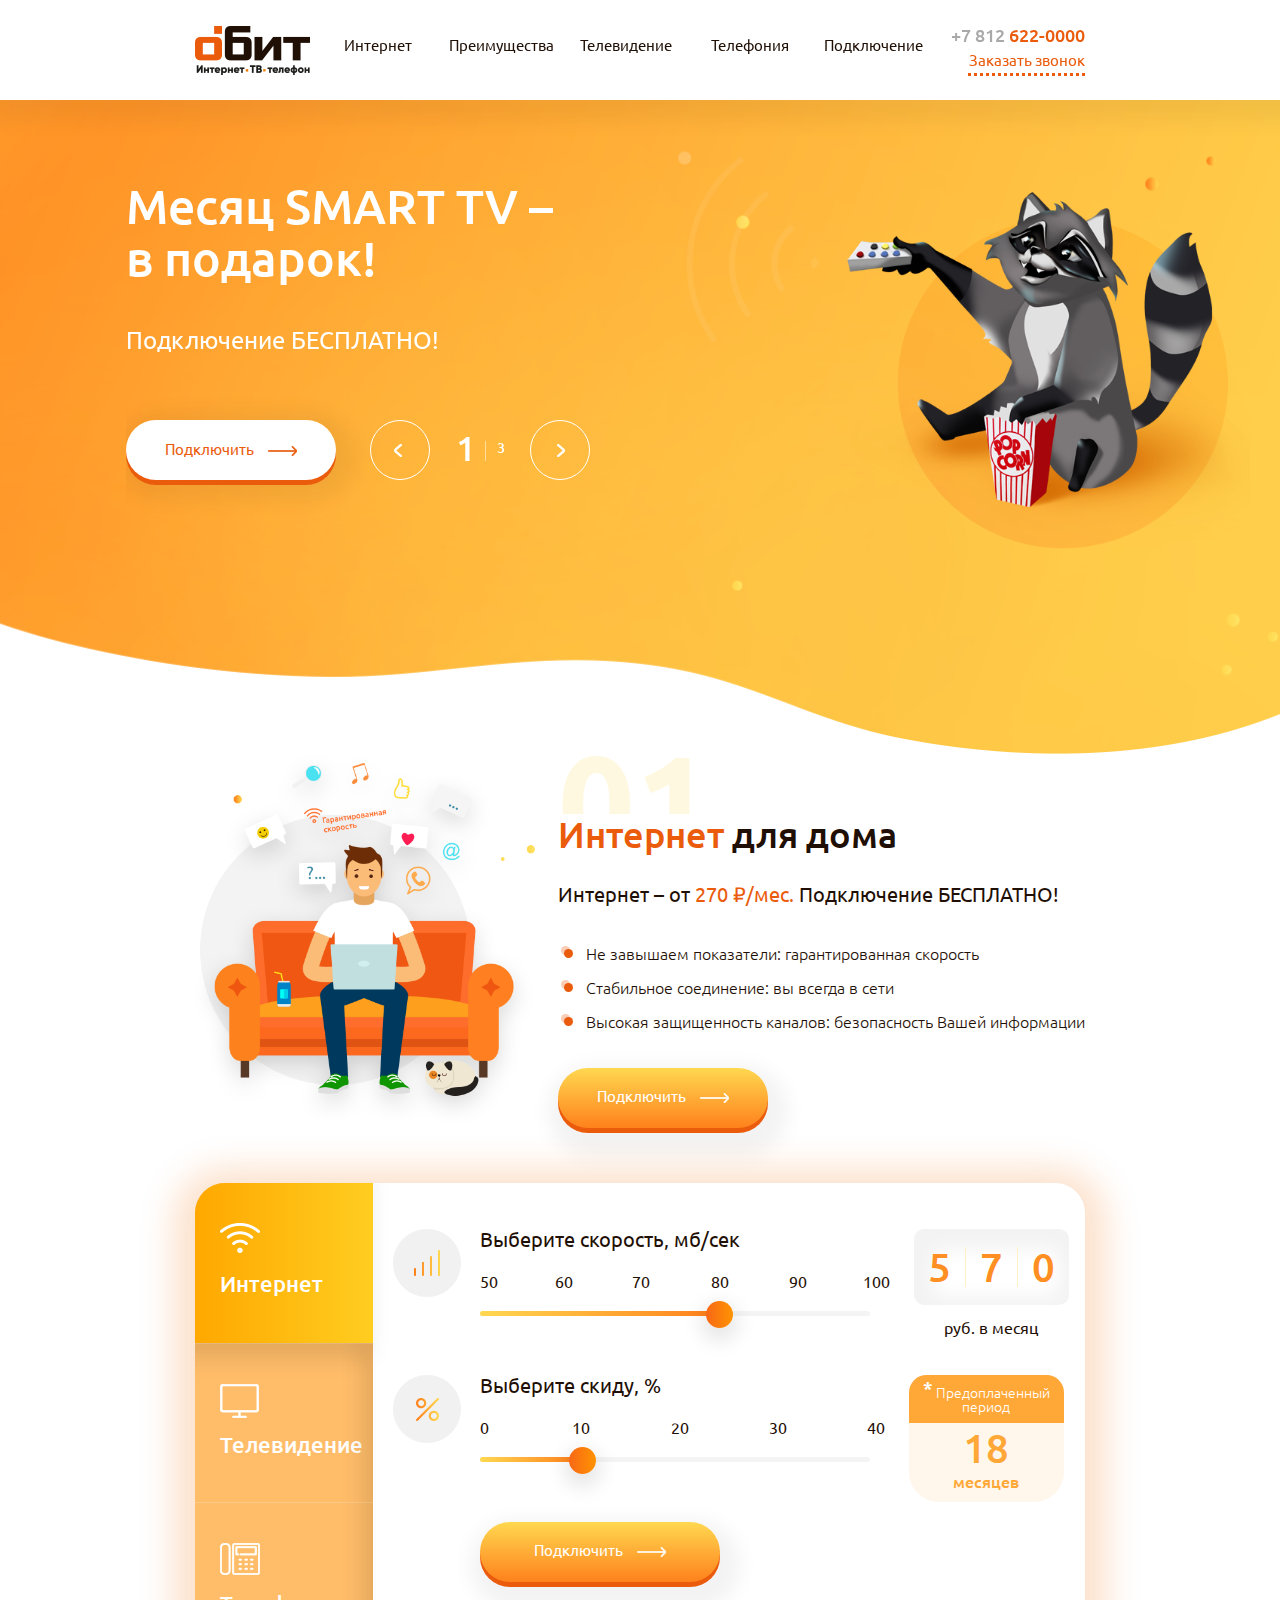
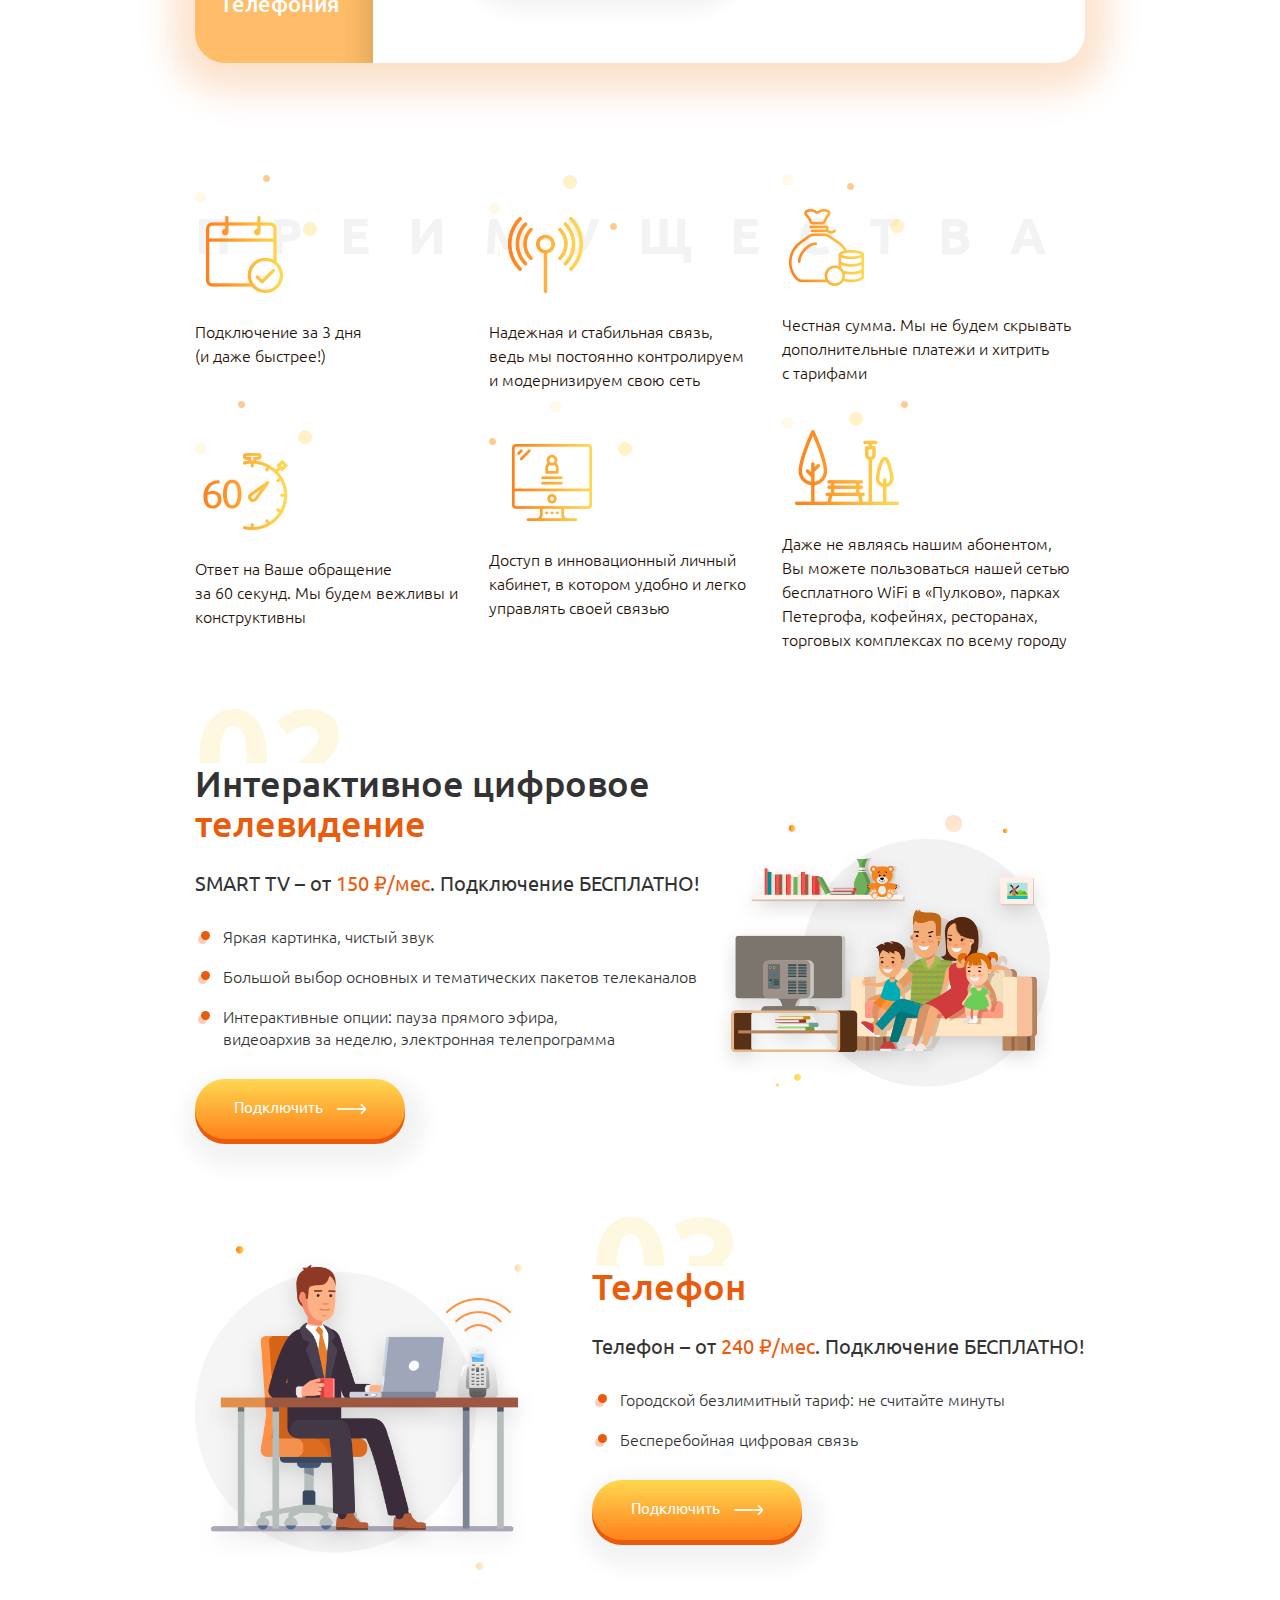
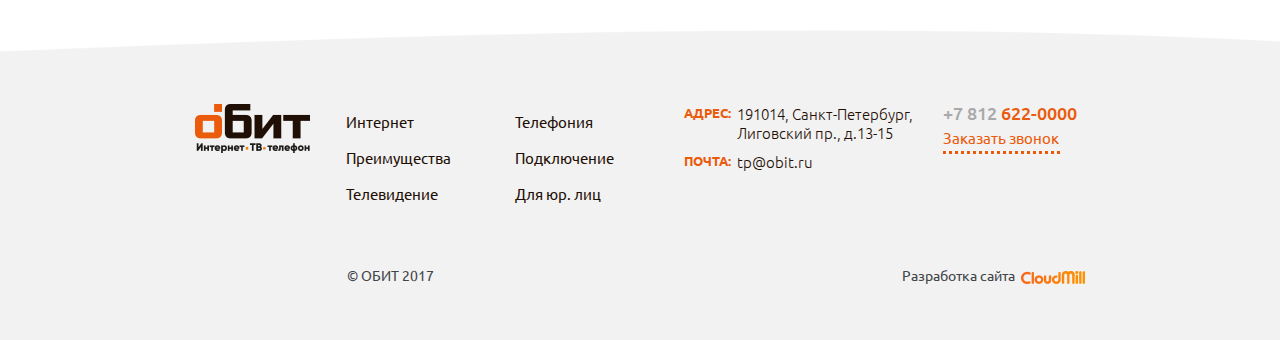
<file: index.html>
<!DOCTYPE html>
<html lang="ru">

<head>

	<meta charset="utf-8">

	<title>Title</title>
	<meta name="description" content="">

	<meta http-equiv="X-UA-Compatible" content="IE=edge">
	<meta name="viewport" content="width=device-width, initial-scale=1, maximum-scale=1">

	<meta property="og:image" content="path/to/image.jpg">
	<link rel="shortcut icon" href="img/favicon/favicon.ico" type="image/x-icon">
	<link rel="apple-touch-icon" href="img/favicon/apple-touch-icon.png">
	<link rel="apple-touch-icon" sizes="72x72" href="img/favicon/apple-touch-icon-72x72.png">
	<link rel="apple-touch-icon" sizes="114x114" href="img/favicon/apple-touch-icon-114x114.png">

	<!-- Chrome, Firefox OS and Opera -->
	<meta name="theme-color" content="#000">
	<!-- Windows Phone -->
	<meta name="msapplication-navbutton-color" content="#000">
	<!-- iOS Safari -->
	<meta name="apple-mobile-web-app-status-bar-style" content="#000">
	<link rel="stylesheet" href="libs/bootstrap-grid/bootstrap-grid.css">
	<link rel="stylesheet" href="css/jquery-ui.theme.css">
	<link rel="stylesheet" href="css/jquery-ui.css">
	<link rel="stylesheet" href="css/jquery-ui.css">
	<link rel="stylesheet" href="css/jquery-ui.structure.css">
	<link rel="stylesheet" href="css/slick.css">
	<link rel="stylesheet" href="css/style.css">
	<link rel="stylesheet" href="css/media.css">
	<script src="js/jquery.min.js"></script>
	<script src="js/jquery-ui.js"></script>
	<script src="js/slick.js"></script>
	<script src="js/scripts.js"></script>
</head>

<body>
	<div class="wrapper">
		<header>
			<div class="inner">
				<a href="#" class="logo">
					<img src="img/logo.png" alt="">
				</a>
				<nav>
					<a class="anchor" href="#inet" title="Интернет">Интернет</a>
					<a class="anchor" href="#opp" title="Преимущества">Преимущества</a>
					<a class="anchor" href="#tv" title="Телевидение">Телевидение</a>
					<a class="anchor" href="#telephone" title="Телефония">Телефония</a>
					<a class="anchor" href="#con" title="Подключение">Подключение</a>
				</nav>
				<div class="phone">
					<a href="tel:+78126220000"><span>+7 812</span> 622-0000</a>
					<a href="#">Заказать звонок</a>
				</div>
				<div class="burger"></div>
				<div class="clearfix"></div>
			</div>
		</header>
		<main>
			<section class="main_slider">
				<div class="slides_count">
					<span>1</span>
					<span>3</span>
				</div>
				<div class="inner">
					<div class="slider">
						<div class="left_cnt">
							<div class="title" style="font-size: 65px">
								Месяц SMART TV – <br />
								в подарок!
							</div>
							<div class="sub_title">
								Подключение БЕСПЛАТНО!
							</div>
							<div class="bot">
								<a href="#" class="connect">Подключить<img src="img/btn_arr.png" alt="">
								</a>
							</div>
						</div>
						<div class="right_cnt">
							<img src="img/енот_1.png" alt="">
						</div>
						<div class="clearfix"></div>
					</div>
					<div class="slider">
						<div class="left_cnt">
							<div class="title" style="font-size: 65px">
								Приведи друга – <br />
								получи 300₽ на счет!
							</div>
							<div class="bot">
								<a href="#" class="connect">Подключить<img src="img/btn_arr.png" alt="">
								</a>
							</div>
						</div>
						<div class="right_cnt second">
							<img src="img/енот_2.png" alt="">
						</div>
						<div class="clearfix"></div>
					</div>
					<div class="slider">
						<div class="left_cnt">
							<div class="title" style="font-size: 55px; line-height: 1.1">
								Покупайте абонемент – <br />
								платите за связь <br />
								на 40% меньше
							</div>
							<div class="bot">
								<a href="#" class="connect">Подключить<img src="img/btn_arr.png" alt="">
								</a>
							</div>
						</div>
						<div class="right_cnt third">
							<img src="img/енот_3.png" alt="">
						</div>
						<div class="clearfix"></div>
					</div>
				</div>
			</section>
			<section class="internet_home" id="inet">
				<div class="inner">
					<div class="right_cnt">
						<h2>
							<span>Интернет</span> для дома
						</h2>
						<div class="sub_title">
							Интернет – от <span>270 ₽/мес.</span> Подключение БЕСПЛАТНО!
						</div>
						<ul>
							<li>Не завышаем показатели: гарантированная скорость</li>
							<li>Стабильное соединение: вы всегда в сети</li>
							<li>Высокая защищенность каналов: безопасность Вашей информации </li>
						</ul>
						<a href="#">Подключить<img src="img/white_arr.png" alt=""></a>
					</div>
					<div class="left_cnt">
						<img src="img/serfing.png" alt="">
					</div>
					<div class="clearfix"></div>
				</div>
			</section>
			<section class="calculator" id="con">
				<div class="inner">
					<div class="left_cnt">
						<a class="active" href="#">Интернет</a>
						<a href="#">Телевидение</a>
						<a href="#">Телефония</a>
						<div class="clearfix"></div>
					</div>
					<div class="right_cnt">
						<div class="tab active">
							<div class="line">
								<img src="img/wifi_gradient.png" alt="">
								<div class="scale">
									<div class="title">
										Выберите скорость, мб/сек
									</div>
									<div class="num_scale">
										<span>50</span>
										<span>60</span>
										<span>70</span>
										<span>80</span>
										<span>90</span>
										<span>100</span>
									</div>
									<div class="speed_scale"></div>
								</div>
								<div class="cost">
									<input type="hidden" val="570">
									<div class="numbers">
										<span>5</span>
										<span>7</span>
										<span>0</span>
										<div class="clearfix"></div>
									</div>
									<div class="txt">руб. в месяц</div>
								</div>
							</div>
							<div class="line">
								<img src="img/percent_gradient.png" alt="">
								<div class="scale">
									<div class="title">
										Выберите скиду, %
									</div>
									<div class="num_scale">
										<span>0</span>
										<span>10</span>
										<span>20</span>
										<span>30</span>
										<span>40</span>
									</div>
									<div class="percent_scale"></div>
									<a class="connect" href="#">Подключить<img src="img/white_arr.png" alt=""></a>
								</div>
								<div class="calend">
									<div class="top_cnt">
										<sup>*</sup> Предоплаченный период 
									</div>
									<div class="bot_cnt">
										18 <span>месяцев</span>
									</div>
								</div>
							</div>
						</div>
						<div class="tab">
							<div class="line">
								<img src="img/wifi_gradient.png" alt="">
								<div class="scale">
									<div class="title">
										Выберите скорость, мб/сек
									</div>
									<div class="num_scale">
										<span>82</span>
										<span>86</span>
										<span>105</span>
										<span>142</span>
										<span>152</span>
									</div>
									<div class="channels_scale"></div>
								</div>
								<div class="cost">
									<input type="hidden" val="570">
									<div class="numbers">
										<span>7</span>
										<span>7</span>
										<span>0</span>
										<div class="clearfix"></div>
									</div>
									<div class="txt">руб. в месяц</div>
								</div>
							</div>
							<div class="line">
								<img src="img/big-star.png" alt="">
								<div class="scale">
									<div class="title">
										Дополнительные пакеты
									</div>
									<div class="cols">
										<div class="col">
											<div class="check">
												<input type="checkbox" id="rain-1">
												<label for="rain-1">«Дождь» <span>(1 канал) – 240 руб/мес.</span></label>
											</div>
											<div class="check">
												<input type="checkbox" id="a-media-1">
												<label for="a-media-1">«A-MEDIA HD» <span>(1 канал) – 99 руб/мес.</span></label>
											</div>
											<div class="check">
												<input type="checkbox" id="film-and-football-8">
												<label for="film-and-football-8">
													«ПЛЮС КИНО И ФУТБОЛ» <br />
													<span>(8 каналов) – 580 руб/мес.</span>
												</label>
											</div>
											<a href="#" class="connect">Подключить<img src="img/white_arr.png" alt=""></a>
										</div>
										<div class="col">
											<div class="check">
												<input type="checkbox" id="our-football-2">
												<label for="our-football-2">«НАШ ФУТБОЛ» <span>(2 канала) – 219 руб/мес.</span></label>
											</div>
											<div class="check">
												<input type="checkbox" id="plus-film-5">
												<label for="plus-film-5">«ПЛЮС КИНО» <span>(5 каналов) – 380 руб/мес.</span></label>
											</div>
										</div>
										<div class="col">
											<div class="check">
												<input type="checkbox" id="night-4">
												<label for="night-4">«Ночной» <span>(4 канала) – 300 руб/мес.</span></label>
											</div>
											<div class="check">
												<input type="checkbox" id="plus-football-3">
												<label for="plus-football-3">«ПЛЮС ФУТБОЛ» <span>(3 канала) – 380 руб/мес.</span></label>
											</div>
										</div>
										<div class="col">
											<div class="left_side">
												<div class="s_title">
													Вы выбрали
												</div>
												<div class="bot_cnt">
													Пакет «Лайт-HD» <span>105 каналов</span> 
													<a href="#">Список каналов</a>
												</div>
											</div>
											<div class="right_side">
												<div class="col_i">
													<div class="item">
														«ПЛЮС КИНО» 
														<span>5 каналов</span>
													</div>
													<div class="item">
														«ПЛЮС КИНО» 
														<span>5 каналов</span>
													</div>
													<div class="item">
														«A-MEDIA HD»
														<span>1 канал</span>
													</div>
												</div>
												<div class="col_i">
													<div class="item">
														«ПЛЮС КИНО» 
														<span>5 каналов</span>
													</div>
													<div class="item">
														«ПЛЮС КИНО» 
														<span>5 каналов</span>
													</div>
													<div class="item">
														«A-MEDIA HD»
														<span>1 канал</span>
													</div>
												</div>
											</div>
											<div class="clearfix"></div>
										</div>
										<div class="clearfix"></div>
									</div>
								</div>
							</div>
						</div>
						<div class="tab">
							<div class="line">
								<div class="title_wide">
									1 телефонная линия с городским безлимитом 
								</div>
								<img src="img/percent_gradient.png" alt="">
								<div class="scale">
									<div class="title">
										Выберите скиду, %
									</div>
									<div class="num_scale">
										<span>0</span>
										<span>10</span>
										<span>20</span>
										<span>30</span>
										<span>40</span>
									</div>
									<div class="percent_scale_phone"></div>
								</div>
								<div class="cost">
									<input type="hidden" val="570">
									<div class="numbers">
										<span>5</span>
										<span>7</span>
										<span>0</span>
										<div class="clearfix"></div>
									</div>
									<div class="txt">руб. в месяц</div>
								</div>
							</div>
							<div class="line">
								<a href="#">Подключить<img src="img/white_arr.png" alt=""></a>
								<div class="calend">
									<div class="top_cnt">
										<sup>*</sup> Предоплаченный период 
									</div>
									<div class="bot_cnt">
										18 <span>месяцев</span>
									</div>
								</div>
								<div class="clearfix"></div>
							</div>
						</div>
					</div>
					<div class="clearfix"></div>
				</div>
			</section>
			<section class="advantages" id="opp">
				<div class="inner">
					<h2>Преимущества</h2>
					<div class="items">
						<div class="item">
							<img src="img/item.png" alt="">
							<div class="txt">
								Подключение за 3 дня <br />
								(и даже быстрее!)
							</div>
						</div>
						<div class="item">
							<img src="img/item2.png" alt="">
							<div class="txt">
								Надежная и стабильная связь, <br />
								ведь мы постоянно контролируем <br />
								и модернизируем свою сеть 
							</div>
						</div>
						<div class="item">
							<img src="img/item3.png" alt="">
							<div class="txt">
								Честная сумма. Мы не будем скрывать дополнительные платежи и хитрить <br />
								с тарифами 
							</div>
						</div>
						<div class="item">
							<img src="img/item4.png" alt="">
							<div class="txt">
								Ответ на Ваше обращение <br />
								за 60 секунд. Мы будем вежливы и конструктивны
							</div>
						</div>
						<div class="item">
							<img src="img/item5.png" alt="">
							<div class="txt">
								Доступ в инновационный личный кабинет, в котором удобно и легко управлять своей связью 
							</div>
						</div>
						<div class="item">
							<img src="img/item6.png" alt="">
							<div class="txt">
								Даже не являясь нашим абонентом, Вы можете пользоваться нашей сетью бесплатного WiFi в «Пулково», парках Петергофа, кофейнях, ресторанах, торговых комплексах по всему городу
							</div>
						</div>
						<div class="clearfix"></div>
					</div>
				</div>
			</section>
			<section class="promo_smart" id="tv">
				<div class="inner">
					<div class="left_cnt">
						<h2>Интерактивное цифровое <span>телевидение</span></h2>
						<div class="sub_title">
							SMART TV – от <span>150 ₽/мес</span>. Подключение БЕСПЛАТНО!
						</div>
						<ul>
							<li>
								Яркая картинка, чистый звук 
							</li>
							<li>
								Большой выбор основных и тематических пакетов телеканалов  
							</li>
							<li>
								Интерактивные опции: пауза прямого эфира, <br />
								видеоархив за неделю, электронная телепрограмма 
							</li>
						</ul>
						<a href="#">Подключить<img src="img/white_arr.png" alt=""></a>
					</div>
					<div class="right_cnt">
						<img src="img/family.png" alt="">
					</div>
				</div>
			</section>
			<section class="promo_phone" id="telephone">
				<div class="inner">
					<div class="right_cnt">
						<h2>Телефон</h2>
						<div class="sub_title">Телефон – от <span>240 ₽/мес</span>. Подключение БЕСПЛАТНО!</div>
						<ul>
							<li>Городской безлимитный тариф: не считайте минуты</li>
							<li>Бесперебойная цифровая связь</li>
						</ul>
						<a href="#">Подключить<img src="img/white_arr.png" alt=""></a>
					</div>
					<div class="left_cnt">
						<img src="img/job.png" alt="">
					</div>
					<div class="clearfix"></div>
				</div>
			</section>
		</main>
		<footer>
			<div class="inner">
				<div class="top_cnt">
					<div class="col">
						<a href="#">
							<img src="img/logo.png" alt="">
						</a>
					</div>
					<div class="col">
						<div class="sub">
							<a href="#">Интернет</a>
							<a href="#">Преимущества</a>
							<a href="#">Телевидение</a>
						</div>
						<div class="sub">
							<a href="#">Телефония</a>
							<a href="#">Подключение</a>
							<a href="#">Для юр. лиц</a>
						</div>
					</div>
					<div class="col">
						<div class="line">
							<div class="left_txt">
								Адрес:
							</div>
							<div class="right_txt">
								191014, Санкт-Петербург, <br />
								Лиговский пр., д.13-15
							</div>
							<div class="clearfix"></div>
						</div>
						<div class="line">
							<div class="left_txt">
								Почта:
							</div>
							<div class="right_txt">
								tp@obit.ru
							</div>
							<div class="clearfix"></div>
						</div>
					</div>
					<div class="col">
						<a href="tel:+78126220000"><span>+7 812</span> 622-0000</a>
						<a href="#">Заказать звонок</a>
					</div>
					<div class="clearfix"></div>
				</div>
				<div class="bot_cnt">
					<div class="col">© ОБИТ 2017</div>
					<div class="col">Разработка сайта <a href="http://www.cloudmill.ru/"><img src="img/cloudmill.png" alt=""></a></div>
					<div class="clearfix"></div>
				</div>
			</div>
		</footer>
	</div>
</body>
</html>
</file>
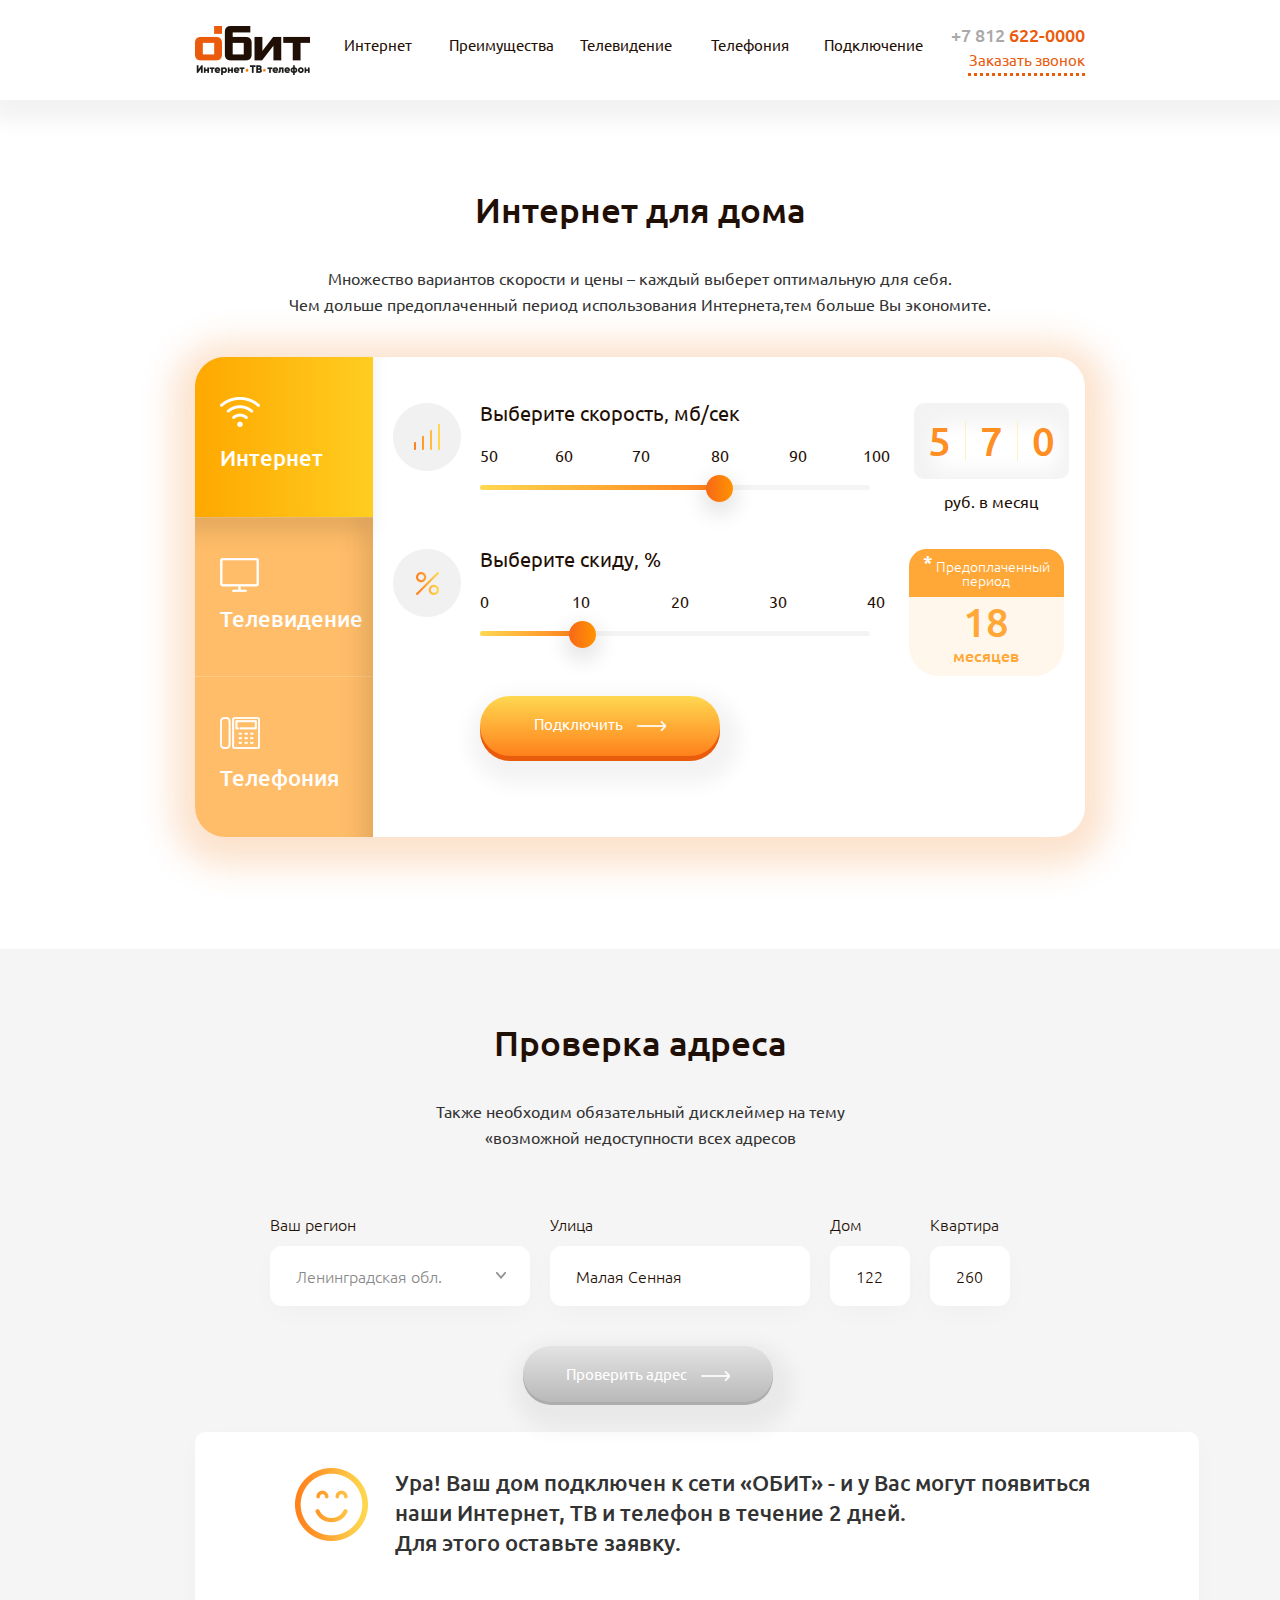
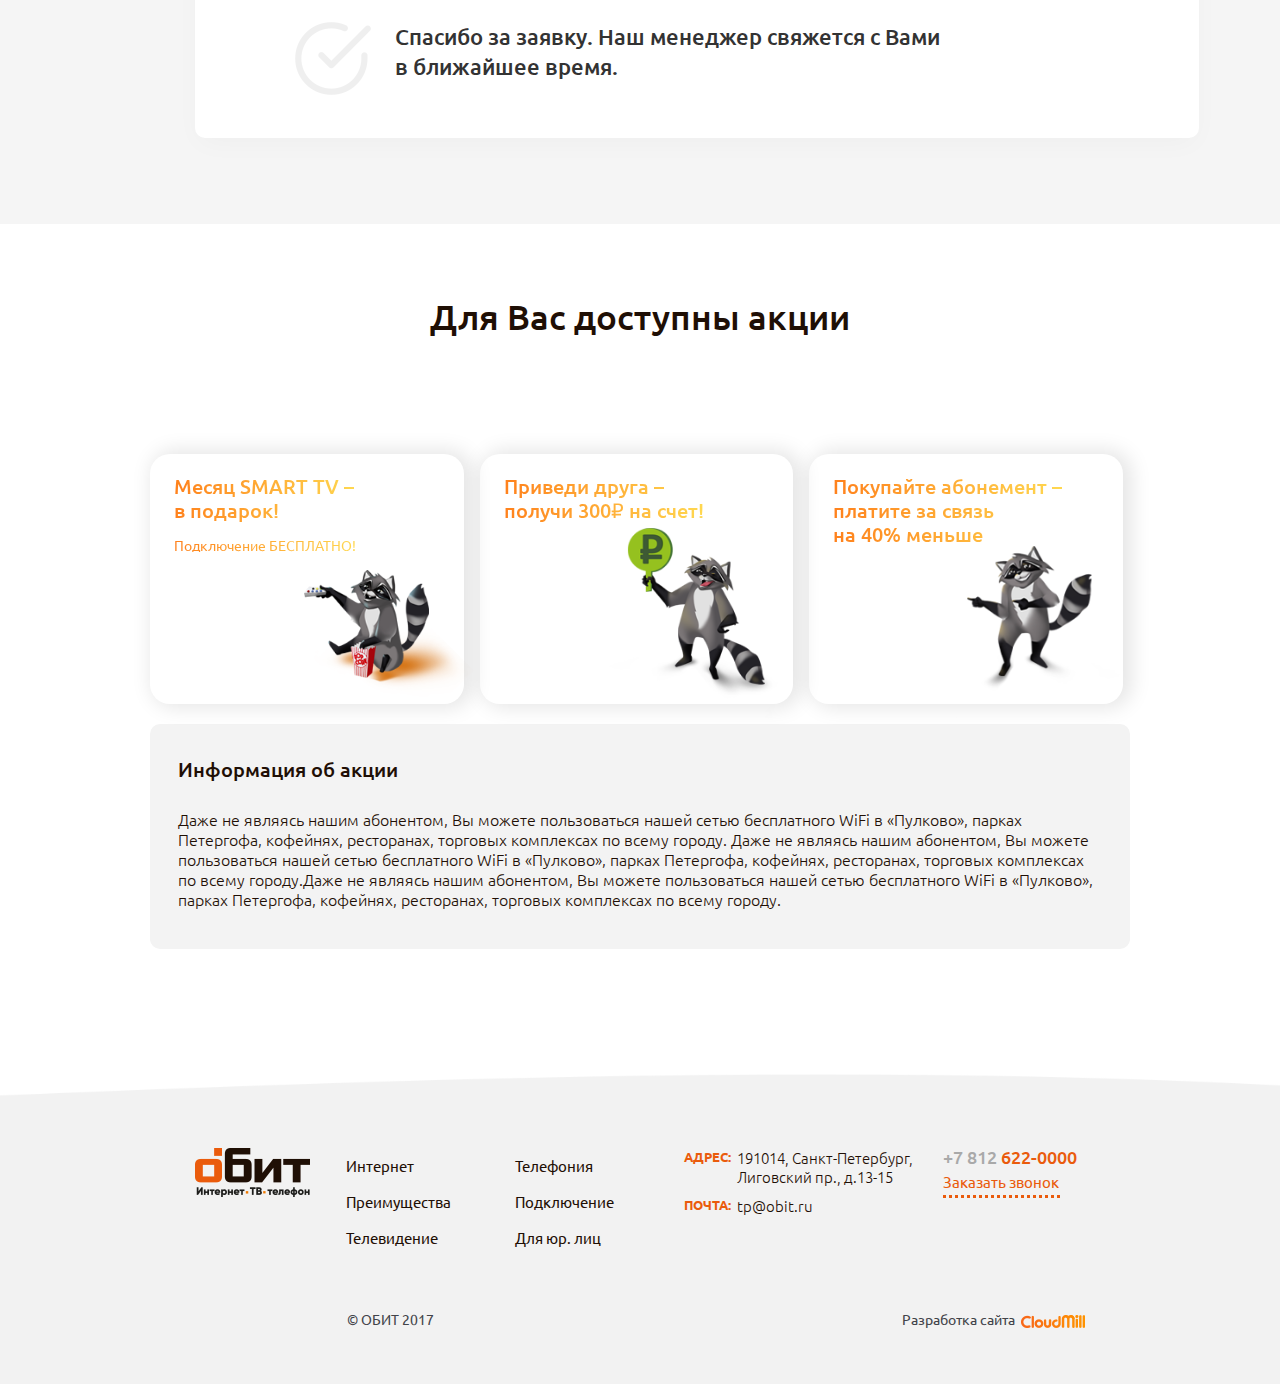
<file: check_address.html>
<!DOCTYPE html>
<html lang="ru">

<head>

	<meta charset="utf-8">

	<title>Title</title>
	<meta name="description" content="">

	<meta http-equiv="X-UA-Compatible" content="IE=edge">
	<meta name="viewport" content="width=device-width, initial-scale=1, maximum-scale=1">

	<meta property="og:image" content="path/to/image.jpg">
	<link rel="shortcut icon" href="img/favicon/favicon.ico" type="image/x-icon">
	<link rel="apple-touch-icon" href="img/favicon/apple-touch-icon.png">
	<link rel="apple-touch-icon" sizes="72x72" href="img/favicon/apple-touch-icon-72x72.png">
	<link rel="apple-touch-icon" sizes="114x114" href="img/favicon/apple-touch-icon-114x114.png">

	<!-- Chrome, Firefox OS and Opera -->
	<meta name="theme-color" content="#000">
	<!-- Windows Phone -->
	<meta name="msapplication-navbutton-color" content="#000">
	<!-- iOS Safari -->
	<meta name="apple-mobile-web-app-status-bar-style" content="#000">
	<link rel="stylesheet" href="libs/bootstrap-grid/bootstrap-grid.css">
	<link rel="stylesheet" href="css/jquery-ui.theme.css">
	<link rel="stylesheet" href="css/jquery-ui.css">
	<link rel="stylesheet" href="css/jquery-ui.structure.css">
	<link rel="stylesheet" href="css/slick.css">
	<link rel="stylesheet" href="css/style.css">
	<link rel="stylesheet" href="css/media.css">
	<script src="js/jquery.min.js"></script>
	<script src="js/jquery-ui.js"></script>
	<script src="js/slick.js"></script>
	<script src="js/scripts.js"></script>
</head>

<body>
	<div class="wrapper">
		<header>
			<div class="inner">
				<a href="#" class="logo">
					<img src="img/logo.png" alt="">
				</a>
				<nav>
					<a href="#" title="Интернет">Интернет</a>
					<a href="#" title="Преимущества">Преимущества</a>
					<a href="#" title="Телевидение">Телевидение</a>
					<a href="#" title="Телефония">Телефония</a>
					<a href="#" title="Подключение">Подключение</a>
				</nav>
				<div class="phone">
					<a href="tel:+78126220000"><span>+7 812</span> 622-0000</a>
					<a href="#">Заказать звонок</a>
				</div>
				<div class="burger"></div>
				<div class="clearfix"></div>
			</div>
		</header>
		<main>
			<section class="inet_desc">
				<div class="inner">
					<h1>Интернет для дома</h1>
					<p>Множество вариантов скорости и цены – каждый выберет оптимальную для себя. <br />
					Чем дольше предоплаченный период использования Интернета,тем больше Вы экономите.</p>
				</div>
			</section>
			<section class="calculator">
				<div class="inner">
					<div class="left_cnt">
						<a class="active" href="#">Интернет</a>
						<a href="#">Телевидение</a>
						<a href="#">Телефония</a>
						<div class="clearfix"></div>
					</div>
					<div class="right_cnt">
						<div class="tab active">
							<div class="line">
								<img src="img/wifi_gradient.png" alt="">
								<div class="scale">
									<div class="title">
										Выберите скорость, мб/сек
									</div>
									<div class="num_scale">
										<span>50</span>
										<span>60</span>
										<span>70</span>
										<span>80</span>
										<span>90</span>
										<span>100</span>
									</div>
									<div class="speed_scale"></div>
								</div>
								<div class="cost">
									<input type="hidden" val="570">
									<div class="numbers">
										<span>5</span>
										<span>7</span>
										<span>0</span>
										<div class="clearfix"></div>
									</div>
									<div class="txt">руб. в месяц</div>
								</div>
							</div>
							<div class="line">
								<img src="img/percent_gradient.png" alt="">
								<div class="scale">
									<div class="title">
										Выберите скиду, %
									</div>
									<div class="num_scale">
										<span>0</span>
										<span>10</span>
										<span>20</span>
										<span>30</span>
										<span>40</span>
									</div>
									<div class="percent_scale"></div>
									<a class="connect" href="#">Подключить<img src="img/white_arr.png" alt=""></a>
								</div>
								<div class="calend">
									<div class="top_cnt">
										<sup>*</sup> Предоплаченный период 
									</div>
									<div class="bot_cnt">
										18 <span>месяцев</span>
									</div>
								</div>
							</div>
						</div>
						<div class="tab">
							<div class="line">
								<img src="img/wifi_gradient.png" alt="">
								<div class="scale">
									<div class="title">
										Выберите скорость, мб/сек
									</div>
									<div class="num_scale">
										<span>82</span>
										<span>86</span>
										<span>105</span>
										<span>142</span>
										<span>152</span>
									</div>
									<div class="channels_scale"></div>
								</div>
								<div class="cost">
									<input type="hidden" val="570">
									<div class="numbers">
										<span>7</span>
										<span>7</span>
										<span>0</span>
										<div class="clearfix"></div>
									</div>
									<div class="txt">руб. в месяц</div>
								</div>
							</div>
							<div class="line">
								<img src="img/big-star.png" alt="">
								<div class="scale">
									<div class="title">
										Дополнительные пакеты
									</div>
									<div class="cols">
										<div class="col">
											<div class="check">
												<input type="checkbox" id="rain-1">
												<label for="rain-1">«Дождь» <span>(1 канал) – 240 руб/мес.</span></label>
											</div>
											<div class="check">
												<input type="checkbox" id="a-media-1">
												<label for="a-media-1">«A-MEDIA HD» <span>(1 канал) – 99 руб/мес.</span></label>
											</div>
											<div class="check">
												<input type="checkbox" id="film-and-football-8">
												<label for="film-and-football-8">
													«ПЛЮС КИНО И ФУТБОЛ» <br />
													<span>(8 каналов) – 580 руб/мес.</span>
												</label>
											</div>
											<a href="#" class="connect">Подключить<img src="img/white_arr.png" alt=""></a>
										</div>
										<div class="col">
											<div class="check">
												<input type="checkbox" id="our-football-2">
												<label for="our-football-2">«НАШ ФУТБОЛ» <span>(2 канала) – 219 руб/мес.</span></label>
											</div>
											<div class="check">
												<input type="checkbox" id="plus-film-5">
												<label for="plus-film-5">«ПЛЮС КИНО» <span>(5 каналов) – 380 руб/мес.</span></label>
											</div>
										</div>
										<div class="col">
											<div class="check">
												<input type="checkbox" id="night-4">
												<label for="night-4">«Ночной» <span>(4 канала) – 300 руб/мес.</span></label>
											</div>
											<div class="check">
												<input type="checkbox" id="plus-football-3">
												<label for="plus-football-3">«ПЛЮС ФУТБОЛ» <span>(3 канала) – 380 руб/мес.</span></label>
											</div>
										</div>
										<div class="col">
											<div class="left_side">
												<div class="s_title">
													Вы выбрали
												</div>
												<div class="bot_cnt">
													Пакет «Лайт-HD» <span>105 каналов</span> 
													<a href="#">Список каналов</a>
												</div>
											</div>
											<div class="right_side">
												<div class="col_i">
													<div class="item">
														«ПЛЮС КИНО» 
														<span>5 каналов</span>
													</div>
													<div class="item">
														«ПЛЮС КИНО» 
														<span>5 каналов</span>
													</div>
													<div class="item">
														«A-MEDIA HD»
														<span>1 канал</span>
													</div>
												</div>
												<div class="col_i">
													<div class="item">
														«ПЛЮС КИНО» 
														<span>5 каналов</span>
													</div>
													<div class="item">
														«ПЛЮС КИНО» 
														<span>5 каналов</span>
													</div>
													<div class="item">
														«A-MEDIA HD»
														<span>1 канал</span>
													</div>
												</div>
											</div>
											<div class="clearfix"></div>
										</div>
										<div class="clearfix"></div>
									</div>
								</div>
							</div>
						</div>
						<div class="tab">
							<div class="line">
								<div class="title_wide">
									1 телефонная линия с городским безлимитом 
								</div>
								<img src="img/percent_gradient.png" alt="">
								<div class="scale">
									<div class="title">
										Выберите скиду, %
									</div>
									<div class="num_scale">
										<span>0</span>
										<span>10</span>
										<span>20</span>
										<span>30</span>
										<span>40</span>
									</div>
									<div class="percent_scale_phone"></div>
								</div>
								<div class="cost">
									<input type="hidden" val="570">
									<div class="numbers">
										<span>5</span>
										<span>7</span>
										<span>0</span>
										<div class="clearfix"></div>
									</div>
									<div class="txt">руб. в месяц</div>
								</div>
							</div>
							<div class="line">
								<a href="#">Подключить<img src="img/white_arr.png" alt=""></a>
								<div class="calend">
									<div class="top_cnt">
										<sup>*</sup> Предоплаченный период 
									</div>
									<div class="bot_cnt">
										18 <span>месяцев</span>
									</div>
								</div>
								<div class="clearfix"></div>
							</div>
						</div>
					</div>
					<div class="clearfix"></div>
				</div>
			</section>
			<section class="check_address">
				<div class="inner">
					<h2>Проверка адреса</h2>
					<p>Также необходим обязательный дисклеймер на тему <br />
					«возможной недоступности всех адресов</p>
					<div class="inputs">
						<div class="item">
							<input name="region" type="text" value="Ленинградская обл." readonly>
							<ul>
								<li>Ленинградская обл.</li>
								<li>Ленинградская обл.</li>
								<li>Ленинградская обл.</li>
							</ul>
						</div>
						<div class="item">
							<input name="street" type="text" value="Малая Сенная">
						</div>
						<div class="item">
							<input name="home" type="text" value="122">
						</div>
						<div class="item">
							<input name="flat" type="text" value="260">
						</div>
						<div class="item">
							<a href="#">Проверить адрес<img src="img/white_arr.png" alt=""></a>
						</div>
					</div>
					<div class="desc">
						<div class="event active">
							<div class="line">
								Ура! Ваш дом подключен к сети «ОБИТ» - и у Вас могут появиться <br />
								наши Интернет, ТВ и телефон в течение 2 дней. <br />
								Для этого оставьте заявку. 
							</div>
							<div class="line">
								Спасибо за заявку. Наш менеджер свяжется с Вами <br />
								в ближайшее время.
							</div>
						</div>
						<div class="event">
							<div class="line">
								Ура! Ваш дом подключен к сети «ОБИТ». <br />
								И еще в нем действует АКЦИЯ! <br />
								Оставьте заявку для подключения.
							</div>
							<div class="line">
								<div class="item">
									<input name="name" type="text" value="">
								</div>
								<div class="item">
									<input name="phone" type="text" placeholder="+7 900 123-45-67">
								</div>
								<div class="item">
									<a href="#">Оставить заявку<img src="img/white_arr.png" alt=""></a>
								</div>
							</div>
						</div>
						<div class="event">
							<div class="line">
								К сожалению, мы пока не обслуживаем Ваш дом и не можем <br />
								предоставить Вам услуги связи. Оставьте заявку – <br />
								и мы сразу же позвоним Вам, когда подключим дом к своей сети.
							</div>
							<div class="line">
								<div class="item">
									<input name="name" type="text" value="">
								</div>
								<div class="item">
									<input name="phone" type="text" placeholder="+7 900 123-45-67">
								</div>
								<div class="item">
									<a href="#">Оставить заявку<img src="img/white_arr.png" alt=""></a>
								</div>
							</div>
						</div>
						<div class="event">
							<div class="line">
								Ура! Ваш дом подключен к сети «ОБИТ» - и у Вас могут появиться <br />
								наши Интернет, ТВ и телефон в течение 2 дней. <br />
								Для этого оставьте заявку. 
							</div>
							<div class="line">
								<div class="item">
									<input name="name" type="text" value="">
								</div>
								<div class="item">
									<input name="phone" type="text" placeholder="+7 900 123-45-67">
								</div>
								<div class="item">
									<a href="#">Оставить заявку<img src="img/white_arr.png" alt=""></a>
								</div>
							</div>
						</div>
					</div>
				</div>
			</section>
			<section class="stocks">
				<div class="inner">
					<h2>Для Вас доступны акции</h2>
					<div class="slides_count">
						<span>1</span>
						<span>3</span>
					</div>
					<div class="items">
						<div class="item">
							<div class="left_cnt">
								Месяц SMART TV – <br />
								в подарок!
								<span>Подключение БЕСПЛАТНО!</span>
							</div>
							<div class="right_cnt">
								<img src="img/stock_1.png" alt="">
							</div>
						</div>
						<div class="item">
							<div class="left_cnt">
								Приведи друга – <br />
								получи 300₽ на счет!
							</div>
							<div class="right_cnt">
								<img src="img/stock_2.png" alt="">
							</div>
						</div>
						<div class="item">
							<div class="left_cnt">
								Покупайте абонемент – <br />
								платите за связь <br />
								на 40% меньше
							</div>
							<div class="right_cnt">
								<img src="img/stock_3.png" alt="">
							</div>
						</div>
					</div>
					<div class="desc">
						<div class="title">Информация об акции</div>
						<div class="tab">
							Даже не являясь нашим абонентом, Вы можете пользоваться нашей сетью бесплатного WiFi в «Пулково», парках Петергофа, кофейнях, ресторанах, торговых комплексах по всему городу. Даже не являясь нашим абонентом, Вы можете пользоваться нашей сетью бесплатного WiFi в «Пулково», парках Петергофа, кофейнях, ресторанах, торговых комплексах по всему городу.Даже не являясь нашим абонентом, Вы можете пользоваться нашей сетью бесплатного WiFi в «Пулково», парках Петергофа, кофейнях, ресторанах, торговых комплексах по всему городу.
						</div>
					</div>
				</div>
			</section>
		</main>
		<footer>
			<div class="inner">
				<div class="top_cnt">
					<div class="col">
						<a href="#">
							<img src="img/logo.png" alt="">
						</a>
					</div>
					<div class="col">
						<div class="sub">
							<a href="#">Интернет</a>
							<a href="#">Преимущества</a>
							<a href="#">Телевидение</a>
						</div>
						<div class="sub">
							<a href="#">Телефония</a>
							<a href="#">Подключение</a>
							<a href="#">Для юр. лиц</a>
						</div>
					</div>
					<div class="col">
						<div class="line">
							<div class="left_txt">
								Адрес:
							</div>
							<div class="right_txt">
								191014, Санкт-Петербург, <br />
								Лиговский пр., д.13-15
							</div>
							<div class="clearfix"></div>
						</div>
						<div class="line">
							<div class="left_txt">
								Почта:
							</div>
							<div class="right_txt">
								tp@obit.ru
							</div>
							<div class="clearfix"></div>
						</div>
					</div>
					<div class="col">
						<a href="tel:+78126220000"><span>+7 812</span> 622-0000</a>
						<a href="#">Заказать звонок</a>
					</div>
					<div class="clearfix"></div>
				</div>
				<div class="bot_cnt">
					<div class="col">© ОБИТ 2017</div>
					<div class="col">Разработка сайта <a href="http://www.cloudmill.ru/"><img src="img/cloudmill.png" alt=""></a></div>
					<div class="clearfix"></div>
				</div>
			</div>
		</footer>
	</div>
</body>
</html>
</file>
<file: css/style.css>
@font-face {
  font-family: 'Ubuntu';
  src: url('../fonts/Ubuntu-Medium.ttf');
  src: url('../fonts/Ubuntu-Medium.ttf') format('truetype');
  font-weight: 500;
  font-style: normal;
}
@font-face {
  font-family: 'Ubuntu';
  src: url('../fonts/Ubuntu-Bold.ttf');
  src: url('../fonts/Ubuntu-Bold.ttf') format('truetype');
  font-weight: 700;
  font-style: normal;
}
@font-face {
  font-family: 'Ubuntu';
  src: url('../fonts/Ubuntu-Regular.ttf');
  src: url('../fonts/Ubuntu-Regular.ttf') format('truetype');
  font-weight: 400;
  font-style: normal;
}
@font-face {
  font-family: 'Ubuntu';
  src: url('../fonts/Ubuntu-Light.ttf');
  src: url('../fonts/Ubuntu-Light.ttf') format('truetype');
  font-weight: 300;
  font-style: normal;
}
.wrapper {
  min-width: 1440px;
}
.wrapper header {
  position: relative;
  background-color: #fff;
  -webkit-box-shadow: 5px 6px 20px 15px rgba(4, 4, 4, 0.05);
          box-shadow: 5px 6px 20px 15px rgba(4, 4, 4, 0.05);
  z-index: 2;
}
.wrapper header .inner {
  padding: 26px 0 24px;
  margin: 0 auto;
  width: 1240px;
}
.wrapper header .inner .logo {
  float: left;
}
.wrapper header .inner nav {
  float: left;
  margin-left: 79px;
  padding-top: 10px;
}
.wrapper header .inner nav a {
  width: 170px;
  display: inline-block;
  text-align: center;
  color: #1f0f05;
  text-decoration: none;
  font: 400 15px/15px "Ubuntu", Tahoma, sans-serif;
  padding-bottom: 22px;
  position: relative;
  -webkit-transition: color 0.3s ease-in-out;
  -o-transition: color 0.3s ease-in-out;
  transition: color 0.3s ease-in-out;
}
.wrapper header .inner nav a:after {
  position: absolute;
  content: '';
  width: 100%;
  height: 3px;
  background: -webkit-gradient(linear, left top, right top, from(#ffd850), to(#ff811c));
  background: -webkit-linear-gradient(left, #ffd850, #ff811c);
  background: -o-linear-gradient(left, #ffd850, #ff811c);
  background: linear-gradient(to right, #ffd850, #ff811c);
  bottom: 0;
  left: 0;
  opacity: 0;
  -webkit-transition: opacity 0.3s ease-in-out;
  -o-transition: opacity 0.3s ease-in-out;
  transition: opacity 0.3s ease-in-out;
}
.wrapper header .inner nav a:hover {
  color: #ff831d;
}
.wrapper header .inner nav a:hover:after {
  opacity: 1;
}
.wrapper header .inner .phone {
  float: right;
}
.wrapper header .inner .phone a {
  display: table;
  text-decoration: none;
}
.wrapper header .inner .phone a:nth-child(1) {
  font: 500 18px/18px "Ubuntu", Tahoma, sans-serif;
  color: #ea5b0c;
  margin-bottom: 8px;
}
.wrapper header .inner .phone a:nth-child(1) span {
  color: #a9a9a9;
}
.wrapper header .inner .phone a:nth-child(2) {
  font: 400 15px/15px "Ubuntu", Tahoma, sans-serif;
  color: #ea5b0c;
  padding-bottom: 9px;
  text-align: right;
  width: 100%;
  position: relative;
}
.wrapper header .inner .phone a:nth-child(2):after {
  content: '';
  position: absolute;
  width: 117px;
  bottom: 0;
  right: 0;
  border-bottom: 3px dotted #ea5b0c;
}
.wrapper header .inner .burger {
  width: 36px;
  height: 13px;
  position: absolute;
  right: 20px;
  top: 36px;
  cursor: pointer;
  display: none;
}
.wrapper header .inner .burger:before {
  content: '';
  position: absolute;
  height: 3px;
  width: 100%;
  top: 0;
  left: 0;
  background-color: #ffad36;
  -webkit-transform: rotate(0deg);
      -ms-transform: rotate(0deg);
          transform: rotate(0deg);
  -webkit-transition: top 0.3s, -webkit-transform 0.3s;
  transition: top 0.3s, -webkit-transform 0.3s;
  -o-transition: transform 0.3s, top 0.3s;
  transition: transform 0.3s, top 0.3s;
  transition: transform 0.3s, top 0.3s, -webkit-transform 0.3s;
}
.wrapper header .inner .burger:after {
  content: '';
  position: absolute;
  height: 3px;
  width: 100%;
  bottom: 0;
  left: 0;
  background-color: #ffad36;
  -webkit-transform: rotate(0deg);
      -ms-transform: rotate(0deg);
          transform: rotate(0deg);
  -webkit-transition: bottom 0.3s, -webkit-transform 0.3s;
  transition: bottom 0.3s, -webkit-transform 0.3s;
  -o-transition: transform 0.3s, bottom 0.3s;
  transition: transform 0.3s, bottom 0.3s;
  transition: transform 0.3s, bottom 0.3s, -webkit-transform 0.3s;
}
.wrapper header .inner .burger.active:before {
  -webkit-transform: rotate(45deg);
      -ms-transform: rotate(45deg);
          transform: rotate(45deg);
  top: 5px;
}
.wrapper header .inner .burger.active:after {
  -webkit-transform: rotate(-45deg);
      -ms-transform: rotate(-45deg);
          transform: rotate(-45deg);
  bottom: 5px;
}
.wrapper main {
  position: relative;
  z-index: 1;
}
.wrapper main .main_slider {
  background-image: url(../img/bg_slider_1920.png);
  background-position: center;
  -webkit-background-size: cover;
          background-size: cover;
  background-repeat: no-repeat;
}
.wrapper main .main_slider .slides_count {
  position: absolute;
  top: 431px;
  left: 50%;
  z-index: 10;
  color: #fff;
  margin-left: -265px;
}
.wrapper main .main_slider .slides_count span {
  display: inline-block;
  vertical-align: middle;
}
.wrapper main .main_slider .slides_count span:nth-child(1) {
  font: 500 34px/34px "Ubuntu", Tahoma, sans-serif;
  padding-right: 6px;
}
.wrapper main .main_slider .slides_count span:nth-child(2) {
  font: 500 14px/14px "Ubuntu", Tahoma, sans-serif;
  padding-left: 12px;
  position: relative;
}
.wrapper main .main_slider .slides_count span:nth-child(2):before {
  position: absolute;
  content: '';
  width: 1px;
  height: 20px;
  background-color: rgba(255, 255, 255, 0.5);
  left: 0;
  top: 0;
}
.wrapper main .main_slider .inner {
  width: 1440px;
  margin: -106px auto 0;
  height: 850px;
  padding: 172px 92px 108px;
  position: relative;
}
.wrapper main .main_slider .inner .slick-list {
  top: -28px;
  overflow: hidden;
}
.wrapper main .main_slider .inner .slick-current {
  z-index: 100;
}
.wrapper main .main_slider .inner .slick-track {
  height: 580px;
}
.wrapper main .main_slider .inner .slick-arrow {
  position: absolute;
  bottom: 371px;
  text-indent: -9999px;
  width: 60px;
  height: 60px;
  -webkit-border-radius: 50%;
          border-radius: 50%;
  border: 1px #fff solid;
  background-color: transparent;
  z-index: 10;
  outline: none;
}
.wrapper main .main_slider .inner .slick-arrow:before {
  content: '';
  position: absolute;
  background-position: center;
  background-repeat: no-repeat;
  background-image: url(../img/arr-slide.png);
  width: 8px;
  height: 13px;
  top: 50%;
  left: 50%;
  margin-top: -6px;
  margin-left: -3px;
}
.wrapper main .main_slider .inner .slick-arrow.slick-prev {
  left: 370px;
}
.wrapper main .main_slider .inner .slick-arrow.slick-prev:before {
  -webkit-transform: rotate(180deg);
      -ms-transform: rotate(180deg);
          transform: rotate(180deg);
  margin-left: -6px;
}
.wrapper main .main_slider .inner .slick-arrow.slick-next {
  left: 530px;
}
.wrapper main .main_slider .inner .slider .right_cnt {
  position: absolute;
  right: -36px;
  top: -43px;
}
.wrapper main .main_slider .inner .slider .right_cnt.second {
  right: 17px;
  top: 8px;
}
.wrapper main .main_slider .inner .slider .right_cnt.third {
  right: -93px;
  top: -19px;
}
.wrapper main .main_slider .inner .slider .left_cnt {
  float: left;
  padding-top: 34px;
}
.wrapper main .main_slider .inner .slider .left_cnt .title {
  font: 500 65px/69px "Ubuntu", Tahoma, sans-serif;
  color: #fff;
}
.wrapper main .main_slider .inner .slider .left_cnt .sub_title {
  margin-top: 44px;
  color: #fff;
  font: 400 24px/24px "Ubuntu", Tahoma, sans-serif;
}
.wrapper main .main_slider .inner .slider .left_cnt .bot {
  position: absolute;
  bottom: 246px;
  left: 0;
}
.wrapper main .main_slider .inner .slider .left_cnt .bot .connect {
  display: inline-block;
  width: 210px;
  height: 60px;
  color: #ea5b0c;
  position: relative;
  text-align: center;
  -webkit-border-radius: 30px;
          border-radius: 30px;
  font: 400 15px/58px "Ubuntu", Tahoma, sans-serif;
  -webkit-box-shadow: 5px 6px 20px 15px rgba(4, 4, 4, 0.05);
          box-shadow: 5px 6px 20px 15px rgba(4, 4, 4, 0.05);
  text-decoration: none;
  z-index: 2;
}
.wrapper main .main_slider .inner .slider .left_cnt .bot .connect:before {
  content: '';
  position: absolute;
  background-color: #fff;
  -webkit-border-radius: 30px;
          border-radius: 30px;
  width: 100%;
  height: 100%;
  z-index: -1;
  left: 0;
  top: 0;
}
.wrapper main .main_slider .inner .slider .left_cnt .bot .connect:after {
  content: '';
  position: absolute;
  background-color: #ea5b0c;
  -webkit-border-radius: 30px;
          border-radius: 30px;
  width: 100%;
  height: 100%;
  z-index: -2;
  left: 0;
  top: 5px;
}
.wrapper main .main_slider .inner .slider .left_cnt .bot .connect img {
  margin-left: 14px;
  display: inline;
}
.wrapper main .internet_home .inner {
  width: 1240px;
  margin: 0 auto 55px;
}
.wrapper main .internet_home .inner .left_cnt {
  float: left;
}
.wrapper main .internet_home .inner .right_cnt {
  float: right;
  position: relative;
  color: #1f0f05;
  margin-top: 130px;
  background-color: #fff;
}
.wrapper main .internet_home .inner .right_cnt:before {
  content: '01';
  position: absolute;
  top: -80px;
  left: 0;
  font: 700 135px/135px "Ubuntu", Tahoma, sans-serif;
  color: #fff8e0;
  z-index: -1;
}
.wrapper main .internet_home .inner .right_cnt h2 {
  font: 500 55px/59px "Ubuntu", Tahoma, sans-serif;
  margin: 0 0 28px;
}
.wrapper main .internet_home .inner .right_cnt h2 span {
  color: #ea5b0c;
}
.wrapper main .internet_home .inner .right_cnt .sub_title {
  font: 400 20px/24px "Ubuntu", Tahoma, sans-serif;
}
.wrapper main .internet_home .inner .right_cnt .sub_title span {
  color: #ea5b0c;
}
.wrapper main .internet_home .inner .right_cnt ul {
  margin: 30px 0;
  padding: 0;
  list-style-type: none;
}
.wrapper main .internet_home .inner .right_cnt ul li {
  font: 300 16px/34px "Ubuntu", Tahoma, sans-serif;
  position: relative;
  padding-left: 28px;
}
.wrapper main .internet_home .inner .right_cnt ul li:before {
  content: '';
  position: absolute;
  background-color: #ea5b0c;
  width: 9px;
  height: 9px;
  -webkit-border-radius: 50%;
          border-radius: 50%;
  left: 6px;
  top: 13px;
}
.wrapper main .internet_home .inner .right_cnt ul li:after {
  content: '';
  position: absolute;
  background-color: #ea5b0c;
  opacity: 0.3;
  width: 9px;
  height: 9px;
  -webkit-border-radius: 50%;
          border-radius: 50%;
  left: 3px;
  top: 10px;
}
.wrapper main .internet_home .inner .right_cnt a {
  display: inline-block;
  width: 210px;
  height: 60px;
  color: #fff;
  position: relative;
  text-align: center;
  -webkit-border-radius: 30px;
          border-radius: 30px;
  font: 400 15px/56px "Ubuntu", Tahoma, sans-serif;
  -webkit-box-shadow: 5px 13px 20px 15px rgba(4, 4, 4, 0.05);
          box-shadow: 5px 13px 20px 15px rgba(4, 4, 4, 0.05);
  text-decoration: none;
  z-index: 2;
}
.wrapper main .internet_home .inner .right_cnt a:before {
  content: '';
  position: absolute;
  background-image: -webkit-gradient(linear, left top, left bottom, from(#ffd850), to(#ff811c));
  background-image: -webkit-linear-gradient(#ffd850, #ff811c);
  background-image: -o-linear-gradient(#ffd850, #ff811c);
  background-image: linear-gradient(#ffd850, #ff811c);
  -webkit-border-radius: 30px;
          border-radius: 30px;
  width: 100%;
  height: 100%;
  z-index: -1;
  left: 0;
  top: 0;
}
.wrapper main .internet_home .inner .right_cnt a:after {
  content: '';
  position: absolute;
  background-color: #ea5b0c;
  -webkit-border-radius: 30px;
          border-radius: 30px;
  width: 100%;
  height: 100%;
  z-index: -2;
  left: 0;
  top: 5px;
}
.wrapper main .internet_home .inner .right_cnt img {
  margin-left: 14px;
}
.wrapper main .calculator .inner {
  width: 1240px;
  margin: 0 auto 112px;
  -webkit-border-radius: 30px;
          border-radius: 30px;
  overflow: hidden;
  -webkit-box-shadow: 0px 7px 34px 22px rgba(239, 111, 0, 0.2);
          box-shadow: 0px 7px 34px 22px rgba(239, 111, 0, 0.2);
}
.wrapper main .calculator .inner .left_cnt,
.wrapper main .calculator .inner .right_cnt {
  float: left;
}
.wrapper main .calculator .inner .left_cnt {
  width: 17%;
}
.wrapper main .calculator .inner .left_cnt a {
  display: block;
  height: 160px;
  width: 100%;
  background-color: rgba(255, 182, 90, 0.91);
  text-decoration: none;
  color: #fff;
  font: 500 22px/22px "Ubuntu", Tahoma, sans-serif;
  padding: 90px 0 0 25px;
  position: relative;
  z-index: 1;
  outline: none;
}
.wrapper main .calculator .inner .left_cnt a.active {
  background-image: -webkit-gradient(linear, left top, right top, from(#ffa800), to(#ffcd20));
  background-image: -webkit-linear-gradient(left, #ffa800, #ffcd20);
  background-image: -o-linear-gradient(left, #ffa800, #ffcd20);
  background-image: linear-gradient(to right, #ffa800, #ffcd20);
  -webkit-box-shadow: -20px 0px 20px 16px rgba(4, 4, 4, 0.1);
          box-shadow: -20px 0px 20px 16px rgba(4, 4, 4, 0.1);
  position: relative;
  z-index: 2;
}
.wrapper main .calculator .inner .left_cnt a:nth-child(1):before {
  content: '';
  position: absolute;
  background-image: url(../img/wifi.png);
  width: 40px;
  height: 30px;
  top: 40px;
  left: 25px;
}
.wrapper main .calculator .inner .left_cnt a:nth-child(2) {
  border-top: 1px rgba(255, 255, 255, 0.2) solid;
  border-bottom: 1px rgba(255, 255, 255, 0.2) solid;
}
.wrapper main .calculator .inner .left_cnt a:nth-child(2):before {
  content: '';
  position: absolute;
  background-image: url(../img/tv.png);
  width: 39px;
  height: 34px;
  top: 40px;
  left: 25px;
}
.wrapper main .calculator .inner .left_cnt a:nth-child(3):before {
  content: '';
  position: absolute;
  background-image: url(../img/phone.png);
  width: 40px;
  height: 32px;
  top: 40px;
  left: 25px;
}
.wrapper main .calculator .inner .right_cnt {
  position: relative;
  z-index: 1;
  width: 83%;
  height: 480px;
  -webkit-box-shadow: -2px 8px 20px 10px rgba(4, 4, 4, 0.1);
          box-shadow: -2px 8px 20px 10px rgba(4, 4, 4, 0.1);
  padding: 46px 0 0 20px;
  color: #1f0f05;
}
.wrapper main .calculator .inner .right_cnt .tab {
  display: none;
}
.wrapper main .calculator .inner .right_cnt .tab.active {
  display: block;
}
.wrapper main .calculator .inner .right_cnt .tab:nth-child(1) .line .scale {
  margin-left: 15px;
}
.wrapper main .calculator .inner .right_cnt .tab:nth-child(1) .line:nth-child(1) {
  margin-bottom: 40px;
}
.wrapper main .calculator .inner .right_cnt .tab:nth-child(1) .line:nth-child(1) img {
  vertical-align: top;
}
.wrapper main .calculator .inner .right_cnt .tab:nth-child(1) .line:nth-child(1) .scale {
  display: inline-block;
  vertical-align: middle;
}
.wrapper main .calculator .inner .right_cnt .tab:nth-child(1) .line:nth-child(1) .scale .title {
  font: 400 20px/20px "Ubuntu", Tahoma, sans-serif;
  margin-bottom: 24px;
}
.wrapper main .calculator .inner .right_cnt .tab:nth-child(1) .line:nth-child(1) .scale .num_scale {
  font: 400 16px/16px "Ubuntu", Tahoma, sans-serif;
  margin-bottom: 22px;
  position: relative;
  left: 0px;
}
.wrapper main .calculator .inner .right_cnt .tab:nth-child(1) .line:nth-child(1) .scale .num_scale span:nth-child(1) {
  margin-left: 0;
}
.wrapper main .calculator .inner .right_cnt .tab:nth-child(1) .line:nth-child(1) .scale .num_scale span:nth-child(2) {
  margin-left: 86px;
}
.wrapper main .calculator .inner .right_cnt .tab:nth-child(1) .line:nth-child(1) .scale .num_scale span:nth-child(3) {
  margin-left: 89px;
}
.wrapper main .calculator .inner .right_cnt .tab:nth-child(1) .line:nth-child(1) .scale .num_scale span:nth-child(4) {
  margin-left: 91px;
}
.wrapper main .calculator .inner .right_cnt .tab:nth-child(1) .line:nth-child(1) .scale .num_scale span:nth-child(5) {
  margin-left: 90px;
}
.wrapper main .calculator .inner .right_cnt .tab:nth-child(1) .line:nth-child(1) .scale .num_scale span:nth-child(6) {
  margin-left: 85px;
}
.wrapper main .calculator .inner .right_cnt .tab:nth-child(1) .line:nth-child(1) .scale .speed_scale {
  border: 0;
  background-color: #f4f4f4;
  height: 5px;
  width: 560px;
}
.wrapper main .calculator .inner .right_cnt .tab:nth-child(1) .line:nth-child(1) .scale .speed_scale .ui-widget-header {
  background: -webkit-gradient(linear, left top, right top, from(#ffd850), to(#ff811c));
  background: -webkit-linear-gradient(left, #ffd850, #ff811c);
  background: -o-linear-gradient(left, #ffd850, #ff811c);
  background: linear-gradient(to right, #ffd850, #ff811c);
}
.wrapper main .calculator .inner .right_cnt .tab:nth-child(1) .line:nth-child(1) .scale .speed_scale .ui-slider-handle {
  cursor: pointer;
  top: -10px;
  border: 0;
  width: 27px;
  height: 27px;
  background: -webkit-gradient(linear, right top, left top, from(#ff9301), to(#f86818));
  background: -webkit-linear-gradient(right, #ff9301, #f86818);
  background: -o-linear-gradient(right, #ff9301, #f86818);
  background: linear-gradient(to left, #ff9301, #f86818);
  -webkit-border-radius: 50%;
          border-radius: 50%;
  overflow: hidden;
  -webkit-box-shadow: 0px 8px 20px 5px rgba(4, 4, 4, 0.1);
          box-shadow: 0px 8px 20px 5px rgba(4, 4, 4, 0.1);
  outline: none;
}
.wrapper main .calculator .inner .right_cnt .tab:nth-child(1) .line:nth-child(1) .cost {
  display: inline-block;
  vertical-align: top;
  margin-left: 44px;
  text-align: center;
  font: 400 16px/16px "Ubuntu", Tahoma, sans-serif;
}
.wrapper main .calculator .inner .right_cnt .tab:nth-child(1) .line:nth-child(1) .cost .txt {
  margin-top: 14px;
}
.wrapper main .calculator .inner .right_cnt .tab:nth-child(1) .line:nth-child(1) .cost .numbers {
  color: #ff8e23;
  font: 500 60px/60px "Ubuntu", Tahoma, sans-serif;
  padding: 30px 0;
  -webkit-box-shadow: inset 5px 6px 20px 15px rgba(4, 4, 4, 0.05);
          box-shadow: inset 5px 6px 20px 15px rgba(4, 4, 4, 0.05);
  -webkit-border-radius: 10px;
          border-radius: 10px;
}
.wrapper main .calculator .inner .right_cnt .tab:nth-child(1) .line:nth-child(1) .cost .numbers span {
  float: left;
  padding: 0 22px;
  border-left: 1px #fff0c8 solid;
}
.wrapper main .calculator .inner .right_cnt .tab:nth-child(1) .line:nth-child(1) .cost .numbers span:nth-child(1) {
  border-left: 0;
}
.wrapper main .calculator .inner .right_cnt .tab:nth-child(1) .line:nth-child(2) img {
  vertical-align: top;
}
.wrapper main .calculator .inner .right_cnt .tab:nth-child(1) .line:nth-child(2) .scale {
  display: inline-block;
  vertical-align: middle;
}
.wrapper main .calculator .inner .right_cnt .tab:nth-child(1) .line:nth-child(2) .scale .title {
  font: 400 20px/20px "Ubuntu", Tahoma, sans-serif;
  margin-bottom: 24px;
}
.wrapper main .calculator .inner .right_cnt .tab:nth-child(1) .line:nth-child(2) .scale .num_scale {
  font: 400 16px/16px "Ubuntu", Tahoma, sans-serif;
  margin-bottom: 22px;
  position: relative;
  left: 0px;
}
.wrapper main .calculator .inner .right_cnt .tab:nth-child(1) .line:nth-child(2) .scale .num_scale span:nth-child(2) {
  margin-left: 122px;
}
.wrapper main .calculator .inner .right_cnt .tab:nth-child(1) .line:nth-child(2) .scale .num_scale span:nth-child(3) {
  margin-left: 119px;
}
.wrapper main .calculator .inner .right_cnt .tab:nth-child(1) .line:nth-child(2) .scale .num_scale span:nth-child(4) {
  margin-left: 116px;
}
.wrapper main .calculator .inner .right_cnt .tab:nth-child(1) .line:nth-child(2) .scale .num_scale span:nth-child(5) {
  margin-left: 119px;
}
.wrapper main .calculator .inner .right_cnt .tab:nth-child(1) .line:nth-child(2) .scale .percent_scale {
  border: 0;
  background-color: #f4f4f4;
  height: 5px;
  width: 560px;
}
.wrapper main .calculator .inner .right_cnt .tab:nth-child(1) .line:nth-child(2) .scale .percent_scale .ui-widget-header {
  background: -webkit-gradient(linear, left top, right top, from(#ffd850), to(#ff811c));
  background: -webkit-linear-gradient(left, #ffd850, #ff811c);
  background: -o-linear-gradient(left, #ffd850, #ff811c);
  background: linear-gradient(to right, #ffd850, #ff811c);
}
.wrapper main .calculator .inner .right_cnt .tab:nth-child(1) .line:nth-child(2) .scale .percent_scale .ui-slider-handle {
  cursor: pointer;
  top: -10px;
  border: 0;
  width: 27px;
  height: 27px;
  background: -webkit-gradient(linear, right top, left top, from(#ff9301), to(#f86818));
  background: -webkit-linear-gradient(right, #ff9301, #f86818);
  background: -o-linear-gradient(right, #ff9301, #f86818);
  background: linear-gradient(to left, #ff9301, #f86818);
  -webkit-border-radius: 50%;
          border-radius: 50%;
  overflow: hidden;
  -webkit-box-shadow: 0px 8px 20px 5px rgba(4, 4, 4, 0.1);
          box-shadow: 0px 8px 20px 5px rgba(4, 4, 4, 0.1);
  outline: none;
}
.wrapper main .calculator .inner .right_cnt .tab:nth-child(1) .line:nth-child(2) .scale a {
  display: block;
  width: 240px;
  height: 60px;
  color: #fff;
  position: relative;
  text-align: center;
  -webkit-border-radius: 30px;
          border-radius: 30px;
  font: 400 15px/56px "Ubuntu", Tahoma, sans-serif;
  -webkit-box-shadow: 5px 13px 20px 15px rgba(4, 4, 4, 0.05);
          box-shadow: 5px 13px 20px 15px rgba(4, 4, 4, 0.05);
  text-decoration: none;
  z-index: 2;
  margin-top: 60px;
}
.wrapper main .calculator .inner .right_cnt .tab:nth-child(1) .line:nth-child(2) .scale a:before {
  content: '';
  position: absolute;
  background-image: -webkit-gradient(linear, left top, left bottom, from(#ffd850), to(#ff811c));
  background-image: -webkit-linear-gradient(#ffd850, #ff811c);
  background-image: -o-linear-gradient(#ffd850, #ff811c);
  background-image: linear-gradient(#ffd850, #ff811c);
  -webkit-border-radius: 30px;
          border-radius: 30px;
  width: 100%;
  height: 100%;
  z-index: -1;
  left: 0;
  top: 0;
}
.wrapper main .calculator .inner .right_cnt .tab:nth-child(1) .line:nth-child(2) .scale a:after {
  content: '';
  position: absolute;
  background-color: #ea5b0c;
  -webkit-border-radius: 30px;
          border-radius: 30px;
  width: 100%;
  height: 100%;
  z-index: -2;
  left: 0;
  top: 5px;
}
.wrapper main .calculator .inner .right_cnt .tab:nth-child(1) .line:nth-child(2) .scale a img {
  margin-left: 14px;
  vertical-align: middle;
}
.wrapper main .calculator .inner .right_cnt .tab:nth-child(1) .line:nth-child(2) .calend {
  display: inline-block;
  vertical-align: top;
  margin-left: 44px;
  text-align: center;
}
.wrapper main .calculator .inner .right_cnt .tab:nth-child(1) .line:nth-child(2) .calend .top_cnt {
  -webkit-border-top-right-radius: 17.5px;
          border-top-right-radius: 17.5px;
  -webkit-border-top-left-radius: 17.5px;
          border-top-left-radius: 17.5px;
  background-color: #ffa837;
  color: #fff;
  font: 300 14px/14px "Ubuntu", Tahoma, sans-serif;
  padding: 10px 30px;
}
.wrapper main .calculator .inner .right_cnt .tab:nth-child(1) .line:nth-child(2) .calend .top_cnt sup {
  font-size: 20px;
  font-family: "Ubuntu", Tahoma, sans-serif;
  font-weight: 500;
  top: -0.08em;
}
.wrapper main .calculator .inner .right_cnt .tab:nth-child(1) .line:nth-child(2) .calend .bot_cnt {
  -webkit-border-bottom-right-radius: 30px;
          border-bottom-right-radius: 30px;
  -webkit-border-bottom-left-radius: 30px;
          border-bottom-left-radius: 30px;
  background-color: #fff7ec;
  color: #ffa837;
  font: 500 50px/60px "Ubuntu", Tahoma, sans-serif;
  padding: 12px 0 26px;
}
.wrapper main .calculator .inner .right_cnt .tab:nth-child(1) .line:nth-child(2) .calend .bot_cnt span {
  font: 500 16px/16px "Ubuntu", Tahoma, sans-serif;
  display: table;
  margin: 0 auto;
}
.wrapper main .calculator .inner .right_cnt .tab:nth-child(2) .line .scale {
  margin-left: 15px;
}
.wrapper main .calculator .inner .right_cnt .tab:nth-child(2) .line:nth-child(1) img {
  vertical-align: top;
}
.wrapper main .calculator .inner .right_cnt .tab:nth-child(2) .line:nth-child(1) .scale {
  display: inline-block;
  vertical-align: middle;
}
.wrapper main .calculator .inner .right_cnt .tab:nth-child(2) .line:nth-child(1) .scale .title {
  font: 400 20px/20px "Ubuntu", Tahoma, sans-serif;
  margin-bottom: 24px;
}
.wrapper main .calculator .inner .right_cnt .tab:nth-child(2) .line:nth-child(1) .scale .num_scale {
  font: 400 16px/16px "Ubuntu", Tahoma, sans-serif;
  margin-bottom: 22px;
  position: relative;
  left: 0px;
}
.wrapper main .calculator .inner .right_cnt .tab:nth-child(2) .line:nth-child(1) .scale .num_scale span:nth-child(2) {
  margin-left: 115px;
}
.wrapper main .calculator .inner .right_cnt .tab:nth-child(2) .line:nth-child(1) .scale .num_scale span:nth-child(3) {
  margin-left: 111px;
}
.wrapper main .calculator .inner .right_cnt .tab:nth-child(2) .line:nth-child(1) .scale .num_scale span:nth-child(4) {
  margin-left: 109px;
}
.wrapper main .calculator .inner .right_cnt .tab:nth-child(2) .line:nth-child(1) .scale .num_scale span:nth-child(5) {
  margin-left: 110px;
}
.wrapper main .calculator .inner .right_cnt .tab:nth-child(2) .line:nth-child(1) .scale .channels_scale {
  border: 0;
  background-color: #f4f4f4;
  height: 5px;
  width: 560px;
}
.wrapper main .calculator .inner .right_cnt .tab:nth-child(2) .line:nth-child(1) .scale .channels_scale .ui-widget-header {
  background: -webkit-gradient(linear, left top, right top, from(#ffd850), to(#ff811c));
  background: -webkit-linear-gradient(left, #ffd850, #ff811c);
  background: -o-linear-gradient(left, #ffd850, #ff811c);
  background: linear-gradient(to right, #ffd850, #ff811c);
}
.wrapper main .calculator .inner .right_cnt .tab:nth-child(2) .line:nth-child(1) .scale .channels_scale .ui-slider-handle {
  cursor: pointer;
  top: -10px;
  border: 0;
  width: 27px;
  height: 27px;
  background: -webkit-gradient(linear, right top, left top, from(#ff9301), to(#f86818));
  background: -webkit-linear-gradient(right, #ff9301, #f86818);
  background: -o-linear-gradient(right, #ff9301, #f86818);
  background: linear-gradient(to left, #ff9301, #f86818);
  -webkit-border-radius: 50%;
          border-radius: 50%;
  overflow: hidden;
  -webkit-box-shadow: 0px 8px 20px 5px rgba(4, 4, 4, 0.1);
          box-shadow: 0px 8px 20px 5px rgba(4, 4, 4, 0.1);
  outline: none;
}
.wrapper main .calculator .inner .right_cnt .tab:nth-child(2) .line:nth-child(1) .cost {
  display: inline-block;
  vertical-align: top;
  margin-left: 44px;
  text-align: center;
  font: 400 16px/16px "Ubuntu", Tahoma, sans-serif;
}
.wrapper main .calculator .inner .right_cnt .tab:nth-child(2) .line:nth-child(1) .cost .txt {
  margin-top: 14px;
}
.wrapper main .calculator .inner .right_cnt .tab:nth-child(2) .line:nth-child(1) .cost .numbers {
  color: #ff8e23;
  font: 500 60px/60px "Ubuntu", Tahoma, sans-serif;
  padding: 30px 0;
  -webkit-box-shadow: inset 5px 6px 20px 15px rgba(4, 4, 4, 0.05);
          box-shadow: inset 5px 6px 20px 15px rgba(4, 4, 4, 0.05);
  -webkit-border-radius: 10px;
          border-radius: 10px;
}
.wrapper main .calculator .inner .right_cnt .tab:nth-child(2) .line:nth-child(1) .cost .numbers span {
  float: left;
  padding: 0 22px;
  border-left: 1px #fff0c8 solid;
}
.wrapper main .calculator .inner .right_cnt .tab:nth-child(2) .line:nth-child(1) .cost .numbers span:nth-child(1) {
  border-left: 0;
}
.wrapper main .calculator .inner .right_cnt .tab:nth-child(2) .line:nth-child(2) {
  margin-top: -12px;
}
.wrapper main .calculator .inner .right_cnt .tab:nth-child(2) .line:nth-child(2) img {
  vertical-align: top;
}
.wrapper main .calculator .inner .right_cnt .tab:nth-child(2) .line:nth-child(2) .scale {
  display: inline-block;
  vertical-align: middle;
  width: 900px;
}
.wrapper main .calculator .inner .right_cnt .tab:nth-child(2) .line:nth-child(2) .scale .title {
  color: #1f0f05;
  font: 400 20px/20px "Ubuntu", Tahoma, sans-serif;
}
.wrapper main .calculator .inner .right_cnt .tab:nth-child(2) .line:nth-child(2) .scale .cols .col {
  float: left;
  margin-left: 24px;
}
.wrapper main .calculator .inner .right_cnt .tab:nth-child(2) .line:nth-child(2) .scale .cols .col:nth-child(1),
.wrapper main .calculator .inner .right_cnt .tab:nth-child(2) .line:nth-child(2) .scale .cols .col:nth-child(4) {
  margin-left: 0;
}
.wrapper main .calculator .inner .right_cnt .tab:nth-child(2) .line:nth-child(2) .scale .cols .col:nth-child(1) a {
  display: block;
  width: 240px;
  height: 60px;
  color: #fff;
  position: relative;
  text-align: center;
  -webkit-border-radius: 30px;
          border-radius: 30px;
  font: 400 15px/56px "Ubuntu", Tahoma, sans-serif;
  -webkit-box-shadow: 5px 13px 20px 15px rgba(4, 4, 4, 0.05);
          box-shadow: 5px 13px 20px 15px rgba(4, 4, 4, 0.05);
  text-decoration: none;
  z-index: 2;
  margin-top: 54px;
}
.wrapper main .calculator .inner .right_cnt .tab:nth-child(2) .line:nth-child(2) .scale .cols .col:nth-child(1) a:before {
  content: '';
  position: absolute;
  background-image: -webkit-gradient(linear, left top, left bottom, from(#ffd850), to(#ff811c));
  background-image: -webkit-linear-gradient(#ffd850, #ff811c);
  background-image: -o-linear-gradient(#ffd850, #ff811c);
  background-image: linear-gradient(#ffd850, #ff811c);
  -webkit-border-radius: 30px;
          border-radius: 30px;
  width: 100%;
  height: 100%;
  z-index: -1;
  left: 0;
  top: 0;
}
.wrapper main .calculator .inner .right_cnt .tab:nth-child(2) .line:nth-child(2) .scale .cols .col:nth-child(1) a:after {
  content: '';
  position: absolute;
  background-color: #ea5b0c;
  -webkit-border-radius: 30px;
          border-radius: 30px;
  width: 100%;
  height: 100%;
  z-index: -2;
  left: 0;
  top: 5px;
}
.wrapper main .calculator .inner .right_cnt .tab:nth-child(2) .line:nth-child(2) .scale .cols .col:nth-child(1) a img {
  margin-left: 14px;
  vertical-align: middle;
}
.wrapper main .calculator .inner .right_cnt .tab:nth-child(2) .line:nth-child(2) .scale .cols .col:nth-child(4) {
  background-color: #f5f5f5;
  -webkit-border-radius: 10px;
          border-radius: 10px;
  padding: 18px 34px;
  width: 570px;
  margin: 0px 0 0 23px;
}
.wrapper main .calculator .inner .right_cnt .tab:nth-child(2) .line:nth-child(2) .scale .cols .col:nth-child(4) .left_side {
  float: left;
}
.wrapper main .calculator .inner .right_cnt .tab:nth-child(2) .line:nth-child(2) .scale .cols .col:nth-child(4) .left_side .s_title {
  font: 400 18px/18px "Ubuntu", Tahoma, sans-serif;
  color: #ff7400;
  margin-bottom: 20px;
}
.wrapper main .calculator .inner .right_cnt .tab:nth-child(2) .line:nth-child(2) .scale .cols .col:nth-child(4) .left_side .bot_cnt {
  font: 18px/24px "Ubuntu", Tahoma, sans-serif;
  color: #1f0f05;
}
.wrapper main .calculator .inner .right_cnt .tab:nth-child(2) .line:nth-child(2) .scale .cols .col:nth-child(4) .left_side .bot_cnt span {
  font-size: 12px;
}
.wrapper main .calculator .inner .right_cnt .tab:nth-child(2) .line:nth-child(2) .scale .cols .col:nth-child(4) .left_side .bot_cnt a {
  display: table;
  color: #ff7400;
  text-decoration: underline;
  font-size: 14px;
}
.wrapper main .calculator .inner .right_cnt .tab:nth-child(2) .line:nth-child(2) .scale .cols .col:nth-child(4) .right_side {
  float: right;
}
.wrapper main .calculator .inner .right_cnt .tab:nth-child(2) .line:nth-child(2) .scale .cols .col:nth-child(4) .right_side .col_i {
  float: left;
}
.wrapper main .calculator .inner .right_cnt .tab:nth-child(2) .line:nth-child(2) .scale .cols .col:nth-child(4) .right_side .col_i:nth-child(2) {
  margin-left: 20px;
}
.wrapper main .calculator .inner .right_cnt .tab:nth-child(2) .line:nth-child(2) .scale .cols .col:nth-child(4) .right_side .col_i .item {
  font: 400 16px/16px "Ubuntu", Tahoma, sans-serif;
  margin-bottom: 10px;
}
.wrapper main .calculator .inner .right_cnt .tab:nth-child(2) .line:nth-child(2) .scale .cols .col:nth-child(4) .right_side .col_i .item:last-child {
  margin-bottom: 0;
}
.wrapper main .calculator .inner .right_cnt .tab:nth-child(2) .line:nth-child(2) .scale .cols .col:nth-child(4) .right_side .col_i .item span {
  display: table;
  font-size: 12px;
}
.wrapper main .calculator .inner .right_cnt .tab:nth-child(2) .line:nth-child(2) .scale .cols .col .check {
  margin: 22px 0;
}
.wrapper main .calculator .inner .right_cnt .tab:nth-child(2) .line:nth-child(2) .scale .cols .col .check input {
  display: none;
}
.wrapper main .calculator .inner .right_cnt .tab:nth-child(2) .line:nth-child(2) .scale .cols .col .check label {
  position: relative;
  color: #1f0f05;
  padding-left: 30px;
  font: 400 14px/14px "Ubuntu", Tahoma, sans-serif;
  display: table;
  cursor: pointer;
}
.wrapper main .calculator .inner .right_cnt .tab:nth-child(2) .line:nth-child(2) .scale .cols .col .check label:before {
  position: absolute;
  content: '';
  width: 18px;
  height: 18px;
  background-color: #ededeb;
  left: 0;
  top: 0;
}
.wrapper main .calculator .inner .right_cnt .tab:nth-child(2) .line:nth-child(2) .scale .cols .col .check label:after {
  display: none;
  position: absolute;
  content: '';
  width: 12px;
  height: 12px;
  -webkit-border-radius: 5px;
          border-radius: 5px;
  background-image: -webkit-gradient(linear, right top, left top, from(#ffd850), to(#ff811c));
  background-image: -webkit-linear-gradient(right, #ffd850, #ff811c);
  background-image: -o-linear-gradient(right, #ffd850, #ff811c);
  background-image: linear-gradient(to left, #ffd850, #ff811c);
  left: 3px;
  top: 3px;
}
.wrapper main .calculator .inner .right_cnt .tab:nth-child(2) .line:nth-child(2) .scale .cols .col .check label span {
  font-size: 12px;
}
.wrapper main .calculator .inner .right_cnt .tab:nth-child(2) .line:nth-child(2) .scale .cols .col .check input[type=checkbox]:checked + label::after {
  display: block;
}
.wrapper main .calculator .inner .right_cnt .tab:nth-child(3) .line .scale {
  margin-left: 15px;
}
.wrapper main .calculator .inner .right_cnt .tab:nth-child(3) .line:nth-child(1) {
  margin-bottom: 40px;
}
.wrapper main .calculator .inner .right_cnt .tab:nth-child(3) .line:nth-child(1) .title_wide {
  padding-left: 84px;
  font: 500 22px/22px "Ubuntu", Tahoma, sans-serif;
  margin-bottom: 50px;
}
.wrapper main .calculator .inner .right_cnt .tab:nth-child(3) .line:nth-child(1) img {
  vertical-align: top;
}
.wrapper main .calculator .inner .right_cnt .tab:nth-child(3) .line:nth-child(1) .scale {
  display: inline-block;
  vertical-align: middle;
}
.wrapper main .calculator .inner .right_cnt .tab:nth-child(3) .line:nth-child(1) .scale .title {
  font: 400 20px/20px "Ubuntu", Tahoma, sans-serif;
  margin-bottom: 24px;
}
.wrapper main .calculator .inner .right_cnt .tab:nth-child(3) .line:nth-child(1) .scale .num_scale {
  font: 400 16px/16px "Ubuntu", Tahoma, sans-serif;
  margin-bottom: 22px;
  position: relative;
  left: 0px;
}
.wrapper main .calculator .inner .right_cnt .tab:nth-child(3) .line:nth-child(1) .scale .num_scale span:nth-child(2) {
  margin-left: 122px;
}
.wrapper main .calculator .inner .right_cnt .tab:nth-child(3) .line:nth-child(1) .scale .num_scale span:nth-child(3) {
  margin-left: 119px;
}
.wrapper main .calculator .inner .right_cnt .tab:nth-child(3) .line:nth-child(1) .scale .num_scale span:nth-child(4) {
  margin-left: 116px;
}
.wrapper main .calculator .inner .right_cnt .tab:nth-child(3) .line:nth-child(1) .scale .num_scale span:nth-child(5) {
  margin-left: 119px;
}
.wrapper main .calculator .inner .right_cnt .tab:nth-child(3) .line:nth-child(1) .scale .percent_scale_phone {
  border: 0;
  background-color: #f4f4f4;
  height: 5px;
  width: 560px;
}
.wrapper main .calculator .inner .right_cnt .tab:nth-child(3) .line:nth-child(1) .scale .percent_scale_phone .ui-widget-header {
  background: -webkit-gradient(linear, left top, right top, from(#ffd850), to(#ff811c));
  background: -webkit-linear-gradient(left, #ffd850, #ff811c);
  background: -o-linear-gradient(left, #ffd850, #ff811c);
  background: linear-gradient(to right, #ffd850, #ff811c);
}
.wrapper main .calculator .inner .right_cnt .tab:nth-child(3) .line:nth-child(1) .scale .percent_scale_phone .ui-slider-handle {
  cursor: pointer;
  top: -10px;
  border: 0;
  width: 27px;
  height: 27px;
  background: -webkit-gradient(linear, right top, left top, from(#ff9301), to(#f86818));
  background: -webkit-linear-gradient(right, #ff9301, #f86818);
  background: -o-linear-gradient(right, #ff9301, #f86818);
  background: linear-gradient(to left, #ff9301, #f86818);
  -webkit-border-radius: 50%;
          border-radius: 50%;
  overflow: hidden;
  -webkit-box-shadow: 0px 8px 20px 5px rgba(4, 4, 4, 0.1);
          box-shadow: 0px 8px 20px 5px rgba(4, 4, 4, 0.1);
  outline: none;
}
.wrapper main .calculator .inner .right_cnt .tab:nth-child(3) .line:nth-child(1) .cost {
  display: inline-block;
  vertical-align: top;
  margin: -72px 0 0 49px;
  text-align: center;
  font: 400 16px/16px "Ubuntu", Tahoma, sans-serif;
}
.wrapper main .calculator .inner .right_cnt .tab:nth-child(3) .line:nth-child(1) .cost .txt {
  margin-top: 14px;
}
.wrapper main .calculator .inner .right_cnt .tab:nth-child(3) .line:nth-child(1) .cost .numbers {
  color: #ff8e23;
  font: 500 60px/60px "Ubuntu", Tahoma, sans-serif;
  padding: 30px 0;
  -webkit-box-shadow: inset 5px 6px 20px 15px rgba(4, 4, 4, 0.05);
          box-shadow: inset 5px 6px 20px 15px rgba(4, 4, 4, 0.05);
  -webkit-border-radius: 10px;
          border-radius: 10px;
}
.wrapper main .calculator .inner .right_cnt .tab:nth-child(3) .line:nth-child(1) .cost .numbers span {
  float: left;
  padding: 0 22px;
  border-left: 1px #fff0c8 solid;
}
.wrapper main .calculator .inner .right_cnt .tab:nth-child(3) .line:nth-child(1) .cost .numbers span:nth-child(1) {
  border-left: 0;
}
.wrapper main .calculator .inner .right_cnt .tab:nth-child(3) .line:nth-child(2) {
  padding-left: 78px;
}
.wrapper main .calculator .inner .right_cnt .tab:nth-child(3) .line:nth-child(2) img {
  vertical-align: top;
}
.wrapper main .calculator .inner .right_cnt .tab:nth-child(3) .line:nth-child(2) a {
  display: inline-block;
  margin-top: 92px;
  width: 240px;
  height: 60px;
  color: #fff;
  position: relative;
  text-align: center;
  -webkit-border-radius: 30px;
          border-radius: 30px;
  font: 400 15px/56px "Ubuntu", Tahoma, sans-serif;
  -webkit-box-shadow: 5px 13px 20px 15px rgba(4, 4, 4, 0.05);
          box-shadow: 5px 13px 20px 15px rgba(4, 4, 4, 0.05);
  text-decoration: none;
  z-index: 2;
}
.wrapper main .calculator .inner .right_cnt .tab:nth-child(3) .line:nth-child(2) a:before {
  content: '';
  position: absolute;
  background-image: -webkit-gradient(linear, left top, left bottom, from(#ffd850), to(#ff811c));
  background-image: -webkit-linear-gradient(#ffd850, #ff811c);
  background-image: -o-linear-gradient(#ffd850, #ff811c);
  background-image: linear-gradient(#ffd850, #ff811c);
  -webkit-border-radius: 30px;
          border-radius: 30px;
  width: 100%;
  height: 100%;
  z-index: -1;
  left: 0;
  top: 0;
}
.wrapper main .calculator .inner .right_cnt .tab:nth-child(3) .line:nth-child(2) a:after {
  content: '';
  position: absolute;
  background-color: #ea5b0c;
  -webkit-border-radius: 30px;
          border-radius: 30px;
  width: 100%;
  height: 100%;
  z-index: -2;
  left: 0;
  top: 5px;
}
.wrapper main .calculator .inner .right_cnt .tab:nth-child(3) .line:nth-child(2) a img {
  margin-left: 14px;
  vertical-align: middle;
}
.wrapper main .calculator .inner .right_cnt .tab:nth-child(3) .line:nth-child(2) .calend {
  text-align: center;
  float: right;
  padding-right: 58px;
}
.wrapper main .calculator .inner .right_cnt .tab:nth-child(3) .line:nth-child(2) .calend .top_cnt {
  -webkit-border-top-right-radius: 17.5px;
          border-top-right-radius: 17.5px;
  -webkit-border-top-left-radius: 17.5px;
          border-top-left-radius: 17.5px;
  background-color: #ffa837;
  color: #fff;
  font: 300 14px/14px "Ubuntu", Tahoma, sans-serif;
  padding: 10px 30px;
}
.wrapper main .calculator .inner .right_cnt .tab:nth-child(3) .line:nth-child(2) .calend .top_cnt sup {
  font-size: 20px;
  font-family: "Ubuntu", Tahoma, sans-serif;
  font-weight: 500;
  top: -0.08em;
}
.wrapper main .calculator .inner .right_cnt .tab:nth-child(3) .line:nth-child(2) .calend .bot_cnt {
  -webkit-border-bottom-right-radius: 30px;
          border-bottom-right-radius: 30px;
  -webkit-border-bottom-left-radius: 30px;
          border-bottom-left-radius: 30px;
  background-color: #fff7ec;
  color: #ffa837;
  font: 500 50px/60px "Ubuntu", Tahoma, sans-serif;
  padding: 12px 0 26px;
}
.wrapper main .calculator .inner .right_cnt .tab:nth-child(3) .line:nth-child(2) .calend .bot_cnt span {
  font: 500 16px/16px "Ubuntu", Tahoma, sans-serif;
  display: table;
  margin: 0 auto;
}
.wrapper main .advantages .inner {
  width: 1240px;
  margin: 0 auto 136px;
  position: relative;
}
.wrapper main .advantages .inner h2 {
  position: absolute;
  top: 35px;
  left: 0;
  color: #f3f3f3;
  font: 700 96px/96px "Ubuntu", Tahoma, sans-serif;
  letter-spacing: 38px;
  text-transform: uppercase;
  z-index: -1;
  margin: 0;
}
.wrapper main .advantages .inner .items {
  width: 1024px;
  margin: 0 auto;
}
.wrapper main .advantages .inner .items .item {
  float: left;
  width: 33%;
  height: 226px;
}
.wrapper main .advantages .inner .items .item .txt {
  margin-top: 26px;
  color: #1f0f05;
  font: 300 16px/24px "Ubuntu", Tahoma, sans-serif;
  max-width: 290px;
}
.wrapper main .promo_smart .inner {
  width: 1240px;
  margin: 0 auto 107px;
}
.wrapper main .promo_smart .inner .left_cnt,
.wrapper main .promo_smart .inner .right_cnt {
  display: inline-block;
  vertical-align: middle;
}
.wrapper main .promo_smart .inner .left_cnt {
  position: relative;
  background-color: #fff;
}
.wrapper main .promo_smart .inner .left_cnt:before {
  content: '02';
  position: absolute;
  top: -76px;
  left: 0;
  font: 700 135px/135px "Ubuntu", Tahoma, sans-serif;
  color: #fff8e0;
  z-index: -1;
}
.wrapper main .promo_smart .inner .left_cnt h2 {
  font: 500 50px/54px "Ubuntu", Tahoma, sans-serif;
  margin: 0 0 28px;
}
.wrapper main .promo_smart .inner .left_cnt h2 span {
  color: #ea5b0c;
  display: block;
}
.wrapper main .promo_smart .inner .left_cnt .sub_title {
  font: 400 20px/24px "Ubuntu", Tahoma, sans-serif;
}
.wrapper main .promo_smart .inner .left_cnt .sub_title span {
  color: #ea5b0c;
}
.wrapper main .promo_smart .inner .left_cnt ul {
  margin: 30px 0;
  padding: 0;
  list-style-type: none;
}
.wrapper main .promo_smart .inner .left_cnt ul li {
  font: 300 16px/22px "Ubuntu", Tahoma, sans-serif;
  position: relative;
  padding-left: 28px;
  margin-top: 18px;
}
.wrapper main .promo_smart .inner .left_cnt ul li:nth-child(1) {
  margin-top: 0;
}
.wrapper main .promo_smart .inner .left_cnt ul li:before {
  content: '';
  position: absolute;
  background-color: #ea5b0c;
  width: 9px;
  height: 9px;
  -webkit-border-radius: 50%;
          border-radius: 50%;
  left: 6px;
  top: 6px;
}
.wrapper main .promo_smart .inner .left_cnt ul li:after {
  content: '';
  position: absolute;
  background-color: #ea5b0c;
  opacity: 0.3;
  width: 9px;
  height: 9px;
  -webkit-border-radius: 50%;
          border-radius: 50%;
  left: 3px;
  top: 10px;
}
.wrapper main .promo_smart .inner .left_cnt a {
  display: inline-block;
  width: 210px;
  height: 60px;
  color: #fff;
  position: relative;
  text-align: center;
  -webkit-border-radius: 30px;
          border-radius: 30px;
  font: 400 15px/56px "Ubuntu", Tahoma, sans-serif;
  -webkit-box-shadow: 5px 13px 20px 15px rgba(4, 4, 4, 0.05);
          box-shadow: 5px 13px 20px 15px rgba(4, 4, 4, 0.05);
  text-decoration: none;
  z-index: 2;
}
.wrapper main .promo_smart .inner .left_cnt a:before {
  content: '';
  position: absolute;
  background-image: -webkit-gradient(linear, left top, left bottom, from(#ffd850), to(#ff811c));
  background-image: -webkit-linear-gradient(#ffd850, #ff811c);
  background-image: -o-linear-gradient(#ffd850, #ff811c);
  background-image: linear-gradient(#ffd850, #ff811c);
  -webkit-border-radius: 30px;
          border-radius: 30px;
  width: 100%;
  height: 100%;
  z-index: -1;
  left: 0;
  top: 0;
}
.wrapper main .promo_smart .inner .left_cnt a:after {
  content: '';
  position: absolute;
  background-color: #ea5b0c;
  -webkit-border-radius: 30px;
          border-radius: 30px;
  width: 100%;
  height: 100%;
  z-index: -2;
  left: 0;
  top: 5px;
}
.wrapper main .promo_smart .inner .left_cnt a img {
  margin-left: 14px;
}
.wrapper main .promo_smart .inner .right_cnt {
  width: 600px;
}
.wrapper main .promo_smart .inner .right_cnt img {
  width: 100%;
}
.wrapper main .promo_phone .inner {
  width: 1240px;
  margin: 0 auto 60px;
}
.wrapper main .promo_phone .inner .left_cnt {
  float: left;
}
.wrapper main .promo_phone .inner .right_cnt {
  position: relative;
  background-color: #fff;
  margin-left: 130px;
  margin-top: 100px;
  float: right;
}
.wrapper main .promo_phone .inner .right_cnt:before {
  content: '03';
  position: absolute;
  top: -71px;
  left: 0;
  font: 700 135px/135px "Ubuntu", Tahoma, sans-serif;
  color: #fff8e0;
  z-index: -1;
}
.wrapper main .promo_phone .inner .right_cnt h2 {
  font: 500 50px/54px "Ubuntu", Tahoma, sans-serif;
  margin: 0 0 28px;
  color: #ea5b0c;
}
.wrapper main .promo_phone .inner .right_cnt .sub_title {
  font: 400 20px/24px "Ubuntu", Tahoma, sans-serif;
}
.wrapper main .promo_phone .inner .right_cnt .sub_title span {
  color: #ea5b0c;
}
.wrapper main .promo_phone .inner .right_cnt ul {
  margin: 30px 0;
  padding: 0;
  list-style-type: none;
}
.wrapper main .promo_phone .inner .right_cnt ul li {
  font: 300 16px/22px "Ubuntu", Tahoma, sans-serif;
  position: relative;
  padding-left: 28px;
  margin-top: 18px;
}
.wrapper main .promo_phone .inner .right_cnt ul li:nth-child(1) {
  margin-top: 0;
}
.wrapper main .promo_phone .inner .right_cnt ul li:before {
  content: '';
  position: absolute;
  background-color: #ea5b0c;
  width: 9px;
  height: 9px;
  -webkit-border-radius: 50%;
          border-radius: 50%;
  left: 6px;
  top: 6px;
}
.wrapper main .promo_phone .inner .right_cnt ul li:after {
  content: '';
  position: absolute;
  background-color: #ea5b0c;
  opacity: 0.3;
  width: 9px;
  height: 9px;
  -webkit-border-radius: 50%;
          border-radius: 50%;
  left: 3px;
  top: 10px;
}
.wrapper main .promo_phone .inner .right_cnt a {
  display: inline-block;
  width: 210px;
  height: 60px;
  color: #fff;
  position: relative;
  text-align: center;
  -webkit-border-radius: 30px;
          border-radius: 30px;
  font: 400 15px/56px "Ubuntu", Tahoma, sans-serif;
  -webkit-box-shadow: 5px 13px 20px 15px rgba(4, 4, 4, 0.05);
          box-shadow: 5px 13px 20px 15px rgba(4, 4, 4, 0.05);
  text-decoration: none;
  z-index: 2;
}
.wrapper main .promo_phone .inner .right_cnt a:before {
  content: '';
  position: absolute;
  background-image: -webkit-gradient(linear, left top, left bottom, from(#ffd850), to(#ff811c));
  background-image: -webkit-linear-gradient(#ffd850, #ff811c);
  background-image: -o-linear-gradient(#ffd850, #ff811c);
  background-image: linear-gradient(#ffd850, #ff811c);
  -webkit-border-radius: 30px;
          border-radius: 30px;
  width: 100%;
  height: 100%;
  z-index: -1;
  left: 0;
  top: 0;
}
.wrapper main .promo_phone .inner .right_cnt a:after {
  content: '';
  position: absolute;
  background-color: #ea5b0c;
  -webkit-border-radius: 30px;
          border-radius: 30px;
  width: 100%;
  height: 100%;
  z-index: -2;
  left: 0;
  top: 5px;
}
.wrapper main .promo_phone .inner .right_cnt a img {
  margin-left: 14px;
}
.wrapper main .page_404 {
  background-image: url('../img/404_bg.png');
  background-position: center;
  -webkit-background-size: cover;
          background-size: cover;
  background-repeat: no-repeat;
  height: 700px;
  width: 100%;
  margin: 0 auto;
}
.wrapper main .page_404 .inner {
  width: 1240px;
  margin: 0 auto;
  text-align: center;
  padding-top: 63px;
}
.wrapper main .page_404 .inner h1 {
  margin: 23px 0 38px;
  font: 500 28px/28px "Ubuntu", Tahoma, sans-serif;
}
.wrapper main .page_404 .inner a {
  display: inline-block;
  width: 240px;
  height: 60px;
  color: #fff;
  position: relative;
  text-align: center;
  -webkit-border-radius: 30px;
          border-radius: 30px;
  font: 400 15px/56px "Ubuntu", Tahoma, sans-serif;
  -webkit-box-shadow: 5px 13px 20px 15px rgba(4, 4, 4, 0.05);
          box-shadow: 5px 13px 20px 15px rgba(4, 4, 4, 0.05);
  text-decoration: none;
  z-index: 2;
}
.wrapper main .page_404 .inner a:before {
  content: '';
  position: absolute;
  background-image: -webkit-gradient(linear, left top, left bottom, from(#ffd850), to(#ff811c));
  background-image: -webkit-linear-gradient(#ffd850, #ff811c);
  background-image: -o-linear-gradient(#ffd850, #ff811c);
  background-image: linear-gradient(#ffd850, #ff811c);
  -webkit-border-radius: 30px;
          border-radius: 30px;
  width: 100%;
  height: 100%;
  z-index: -1;
  left: 0;
  top: 0;
}
.wrapper main .page_404 .inner a:after {
  content: '';
  position: absolute;
  background-color: #ea5b0c;
  -webkit-border-radius: 30px;
          border-radius: 30px;
  width: 100%;
  height: 100%;
  z-index: -2;
  left: 0;
  top: 5px;
}
.wrapper main .page_404 .inner a img {
  margin-left: 14px;
  vertical-align: middle;
}
.wrapper main .inet_desc .inner {
  width: 1240px;
  margin: 0 auto;
  text-align: center;
  padding: 92px 0 24px;
}
.wrapper main .inet_desc .inner h1 {
  font: 500 35px/35px "Ubuntu", Tahoma, sans-serif;
  color: #1f0f05;
  margin: 0 0 38px;
}
.wrapper main .inet_desc .inner p {
  font: 400 16px/26px "Ubuntu", Tahoma, sans-serif;
}
.wrapper main .check_address {
  background-color: #f5f5f5;
}
.wrapper main .check_address .inner {
  width: 1240px;
  margin: 0 auto;
  padding: 76px 0 86px;
}
.wrapper main .check_address .inner h2 {
  font: 500 35px/35px "Ubuntu", Tahoma, sans-serif;
  color: #1f0f05;
  margin: 0 0 38px;
  text-align: center;
}
.wrapper main .check_address .inner p {
  font: 400 16px/26px "Ubuntu", Tahoma, sans-serif;
  text-align: center;
  margin-bottom: 96px;
}
.wrapper main .check_address .inner .inputs {
  text-align: center;
  margin-bottom: 30px;
}
.wrapper main .check_address .inner .inputs .item {
  display: inline-block;
  position: relative;
  color: #1f0f05;
  margin-left: 16px;
}
.wrapper main .check_address .inner .inputs .item:before {
  position: absolute;
  top: -30px;
  left: 0;
  font: 300 16px/16px "Ubuntu", Tahoma, sans-serif;
}
.wrapper main .check_address .inner .inputs .item input {
  -webkit-border-radius: 12px;
          border-radius: 12px;
  border: 0;
  height: 60px;
  padding-left: 26px;
  font: 300 16px/16px "Ubuntu", Tahoma, sans-serif;
  -webkit-box-shadow: 0px 8px 28px -4px rgba(31, 15, 6, 0.03);
          box-shadow: 0px 8px 28px -4px rgba(31, 15, 6, 0.03);
  outline: none;
}
.wrapper main .check_address .inner .inputs .item:nth-child(1) {
  cursor: pointer;
  margin-left: 0;
}
.wrapper main .check_address .inner .inputs .item:nth-child(1):before {
  content: 'Ваш регион';
}
.wrapper main .check_address .inner .inputs .item:nth-child(1):after {
  position: absolute;
  content: '';
  background-image: url(../img/drop_arr.png);
  width: 10px;
  height: 7px;
  right: 24px;
  top: 26px;
}
.wrapper main .check_address .inner .inputs .item:nth-child(1) input {
  width: 260px;
  color: #888888;
  cursor: pointer;
}
.wrapper main .check_address .inner .inputs .item:nth-child(1) ul {
  display: none;
  position: absolute;
  top: 51px;
  left: 0;
  background-color: #fff;
  width: 100%;
  font: 300 16px/16px "Ubuntu", Tahoma, sans-serif;
  list-style-type: none;
  padding: 0;
  margin: 0;
  text-align: left;
  z-index: 3;
  -webkit-border-bottom-left-radius: 12px;
          border-bottom-left-radius: 12px;
  -webkit-border-bottom-right-radius: 12px;
          border-bottom-right-radius: 12px;
  -webkit-box-shadow: 0px 8px 28px -4px rgba(31, 15, 6, 0.03);
          box-shadow: 0px 8px 28px -4px rgba(31, 15, 6, 0.03);
}
.wrapper main .check_address .inner .inputs .item:nth-child(1) ul li {
  padding: 16px 0 16px 30px;
  border-top: 1px #eee solid;
}
.wrapper main .check_address .inner .inputs .item:nth-child(1) ul li:hover {
  background-color: #fcfcfc;
}
.wrapper main .check_address .inner .inputs .item:nth-child(1) ul li:first-child {
  border-top: 0;
}
.wrapper main .check_address .inner .inputs .item:nth-child(1) ul li:last-child {
  border-bottom: 0;
  -webkit-border-bottom-left-radius: 12px;
          border-bottom-left-radius: 12px;
  -webkit-border-bottom-right-radius: 12px;
          border-bottom-right-radius: 12px;
}
.wrapper main .check_address .inner .inputs .item:nth-child(2):before {
  content: 'Улица';
}
.wrapper main .check_address .inner .inputs .item:nth-child(2) input {
  width: 260px;
}
.wrapper main .check_address .inner .inputs .item:nth-child(3):before {
  content: 'Дом';
}
.wrapper main .check_address .inner .inputs .item:nth-child(3) input {
  width: 80px;
}
.wrapper main .check_address .inner .inputs .item:nth-child(4):before {
  content: 'Квартира';
}
.wrapper main .check_address .inner .inputs .item:nth-child(4) input {
  width: 80px;
}
.wrapper main .check_address .inner .inputs .item:nth-child(5) a {
  display: inline-block;
  width: 250px;
  height: 56px;
  color: #fff;
  position: relative;
  text-align: center;
  -webkit-border-radius: 30px;
          border-radius: 30px;
  font: 400 15px/56px "Ubuntu", Tahoma, sans-serif;
  -webkit-box-shadow: 5px 13px 20px 15px rgba(4, 4, 4, 0.05);
          box-shadow: 5px 13px 20px 15px rgba(4, 4, 4, 0.05);
  text-decoration: none;
  z-index: 2;
}
.wrapper main .check_address .inner .inputs .item:nth-child(5) a:before {
  content: '';
  position: absolute;
  background-image: -webkit-gradient(linear, left top, left bottom, from(#e3e3e3), to(#b9b9b9));
  background-image: -webkit-linear-gradient(#e3e3e3, #b9b9b9);
  background-image: -o-linear-gradient(#e3e3e3, #b9b9b9);
  background-image: linear-gradient(#e3e3e3, #b9b9b9);
  -webkit-border-radius: 30px;
          border-radius: 30px;
  width: 100%;
  height: 100%;
  z-index: -1;
  left: 0;
  top: 0;
}
.wrapper main .check_address .inner .inputs .item:nth-child(5) a:after {
  content: '';
  position: absolute;
  background-color: #adadad;
  -webkit-border-radius: 30px;
          border-radius: 30px;
  width: 100%;
  height: 100%;
  z-index: -2;
  left: 0;
  top: 3px;
}
.wrapper main .check_address .inner .inputs .item:nth-child(5) a img {
  margin-left: 14px;
}
.wrapper main .check_address .inner .desc {
  background-color: #fff;
  -webkit-border-radius: 10px;
          border-radius: 10px;
  padding: 36px 0 56px 100px;
  width: 1004px;
  margin: 0 auto;
  -webkit-box-shadow: 0px 8px 28px -4px rgba(31, 15, 6, 0.03);
          box-shadow: 0px 8px 28px -4px rgba(31, 15, 6, 0.03);
}
.wrapper main .check_address .inner .desc .line {
  font: 500 22px/30px "Ubuntu", Tahoma, sans-serif;
  position: relative;
}
.wrapper main .check_address .inner .desc .event {
  display: none;
}
.wrapper main .check_address .inner .desc .event.active {
  display: block;
}
.wrapper main .check_address .inner .desc .event:nth-child(1) .line {
  padding-left: 100px;
}
.wrapper main .check_address .inner .desc .event:nth-child(1) .line:nth-child(1) {
  margin-bottom: 64px;
}
.wrapper main .check_address .inner .desc .event:nth-child(1) .line:nth-child(1):before {
  content: '';
  position: absolute;
  background-image: url(../img/emoticon-square-smiling-face-with-closed-eyes.png);
  width: 73px;
  height: 73px;
  left: 0;
  top: 0;
}
.wrapper main .check_address .inner .desc .event:nth-child(1) .line:nth-child(2):before {
  content: '';
  position: absolute;
  background-image: url(../img/check.png);
  width: 76px;
  height: 73px;
  left: 0;
  top: 0;
}
.wrapper main .check_address .inner .desc .event:nth-child(2),
.wrapper main .check_address .inner .desc .event:nth-child(3),
.wrapper main .check_address .inner .desc .event:nth-child(4) {
  text-align: center;
}
.wrapper main .check_address .inner .desc .event:nth-child(2) .line,
.wrapper main .check_address .inner .desc .event:nth-child(3) .line,
.wrapper main .check_address .inner .desc .event:nth-child(4) .line {
  text-align: left;
}
.wrapper main .check_address .inner .desc .event:nth-child(2) .line:nth-child(1),
.wrapper main .check_address .inner .desc .event:nth-child(3) .line:nth-child(1),
.wrapper main .check_address .inner .desc .event:nth-child(4) .line:nth-child(1) {
  display: table;
  margin: 0 auto 77px 0;
  padding-left: 100px;
}
.wrapper main .check_address .inner .desc .event:nth-child(2) .line:nth-child(1):before,
.wrapper main .check_address .inner .desc .event:nth-child(3) .line:nth-child(1):before,
.wrapper main .check_address .inner .desc .event:nth-child(4) .line:nth-child(1):before {
  content: '';
  position: absolute;
  background-image: url(../img/emoticon-square-smiling-face-with-closed-eyes.png);
  width: 73px;
  height: 73px;
  top: 0;
  left: 0;
}
.wrapper main .check_address .inner .desc .event:nth-child(2) .line:nth-child(2) .item,
.wrapper main .check_address .inner .desc .event:nth-child(3) .line:nth-child(2) .item,
.wrapper main .check_address .inner .desc .event:nth-child(4) .line:nth-child(2) .item {
  display: inline-block;
  position: relative;
}
.wrapper main .check_address .inner .desc .event:nth-child(2) .line:nth-child(2) .item:before,
.wrapper main .check_address .inner .desc .event:nth-child(3) .line:nth-child(2) .item:before,
.wrapper main .check_address .inner .desc .event:nth-child(4) .line:nth-child(2) .item:before {
  position: absolute;
  top: -30px;
  left: 0;
  font: 300 16px/16px "Ubuntu", Tahoma, sans-serif;
}
.wrapper main .check_address .inner .desc .event:nth-child(2) .line:nth-child(2) .item:nth-child(1):before,
.wrapper main .check_address .inner .desc .event:nth-child(3) .line:nth-child(2) .item:nth-child(1):before,
.wrapper main .check_address .inner .desc .event:nth-child(4) .line:nth-child(2) .item:nth-child(1):before {
  content: 'ФИО';
}
.wrapper main .check_address .inner .desc .event:nth-child(2) .line:nth-child(2) .item:nth-child(2),
.wrapper main .check_address .inner .desc .event:nth-child(3) .line:nth-child(2) .item:nth-child(2),
.wrapper main .check_address .inner .desc .event:nth-child(4) .line:nth-child(2) .item:nth-child(2) {
  margin-left: 20px;
}
.wrapper main .check_address .inner .desc .event:nth-child(2) .line:nth-child(2) .item:nth-child(2):before,
.wrapper main .check_address .inner .desc .event:nth-child(3) .line:nth-child(2) .item:nth-child(2):before,
.wrapper main .check_address .inner .desc .event:nth-child(4) .line:nth-child(2) .item:nth-child(2):before {
  content: 'Телефон';
}
.wrapper main .check_address .inner .desc .event:nth-child(2) .line:nth-child(2) .item:nth-child(3) a,
.wrapper main .check_address .inner .desc .event:nth-child(3) .line:nth-child(2) .item:nth-child(3) a,
.wrapper main .check_address .inner .desc .event:nth-child(4) .line:nth-child(2) .item:nth-child(3) a {
  margin-left: 20px;
  display: inline-block;
  width: 250px;
  height: 56px;
  color: #fff;
  position: relative;
  text-align: center;
  -webkit-border-radius: 30px;
          border-radius: 30px;
  font: 400 15px/56px "Ubuntu", Tahoma, sans-serif;
  -webkit-box-shadow: 5px 13px 20px 15px rgba(4, 4, 4, 0.05);
          box-shadow: 5px 13px 20px 15px rgba(4, 4, 4, 0.05);
  text-decoration: none;
  z-index: 2;
}
.wrapper main .check_address .inner .desc .event:nth-child(2) .line:nth-child(2) .item:nth-child(3) a:before,
.wrapper main .check_address .inner .desc .event:nth-child(3) .line:nth-child(2) .item:nth-child(3) a:before,
.wrapper main .check_address .inner .desc .event:nth-child(4) .line:nth-child(2) .item:nth-child(3) a:before {
  content: '';
  position: absolute;
  background-image: -webkit-gradient(linear, left top, left bottom, from(#ffd850), to(#ff811c));
  background-image: -webkit-linear-gradient(#ffd850, #ff811c);
  background-image: -o-linear-gradient(#ffd850, #ff811c);
  background-image: linear-gradient(#ffd850, #ff811c);
  -webkit-border-radius: 30px;
          border-radius: 30px;
  width: 100%;
  height: 100%;
  z-index: -1;
  left: 0;
  top: 0;
}
.wrapper main .check_address .inner .desc .event:nth-child(2) .line:nth-child(2) .item:nth-child(3) a:after,
.wrapper main .check_address .inner .desc .event:nth-child(3) .line:nth-child(2) .item:nth-child(3) a:after,
.wrapper main .check_address .inner .desc .event:nth-child(4) .line:nth-child(2) .item:nth-child(3) a:after {
  content: '';
  position: absolute;
  background-color: #ea5b0c;
  -webkit-border-radius: 30px;
          border-radius: 30px;
  width: 100%;
  height: 100%;
  z-index: -2;
  left: 0;
  top: 3px;
}
.wrapper main .check_address .inner .desc .event:nth-child(2) .line:nth-child(2) .item:nth-child(3) a img,
.wrapper main .check_address .inner .desc .event:nth-child(3) .line:nth-child(2) .item:nth-child(3) a img,
.wrapper main .check_address .inner .desc .event:nth-child(4) .line:nth-child(2) .item:nth-child(3) a img {
  margin-left: 14px;
}
.wrapper main .check_address .inner .desc .event:nth-child(2) .line:nth-child(2) .item input,
.wrapper main .check_address .inner .desc .event:nth-child(3) .line:nth-child(2) .item input,
.wrapper main .check_address .inner .desc .event:nth-child(4) .line:nth-child(2) .item input {
  -webkit-border-radius: 12px;
          border-radius: 12px;
  border: 0;
  height: 60px;
  padding-left: 26px;
  font: 300 16px/16px "Ubuntu", Tahoma, sans-serif;
  -webkit-box-shadow: 0px 5px 28px 1px rgba(31, 15, 6, 0.1);
          box-shadow: 0px 5px 28px 1px rgba(31, 15, 6, 0.1);
  outline: none;
}
.wrapper main .check_address .inner .desc .event:nth-child(2) .line:nth-child(1) {
  margin-left: 140px;
}
.wrapper main .check_address .inner .desc .event:nth-child(3) .line:nth-child(1):before {
  background-image: url(../img/teardrop-falling-on-sad-emoticon-face.png);
}
.wrapper main .stocks .inner {
  width: 1240px;
  margin: 0 auto;
  padding: 75px 0 125px;
}
.wrapper main .stocks .inner .slides_count {
  display: none;
}
.wrapper main .stocks .inner h2 {
  font: 500 35px/35px "Ubuntu", Tahoma, sans-serif;
  margin: 0 0 120px;
  color: #1f0f05;
  text-align: center;
}
.wrapper main .stocks .inner .items .item {
  cursor: pointer;
  display: inline-block;
  width: 32%;
  -webkit-border-radius: 20px;
          border-radius: 20px;
  height: 250px;
  -webkit-box-shadow: 5px 0px 20px 4px rgba(4, 4, 4, 0.1);
          box-shadow: 5px 0px 20px 4px rgba(4, 4, 4, 0.1);
  vertical-align: middle;
  margin-left: 16px;
  position: relative;
  padding-left: 24px;
  background: -webkit-gradient(linear, right top, left top, from(transparent), to(transparent));
  background: -webkit-linear-gradient(right, transparent, transparent);
  background: -o-linear-gradient(right, transparent, transparent);
  background: linear-gradient(to left, transparent, transparent);
  -webkit-transition: background 0.3s;
  -o-transition: background 0.3s;
  transition: background 0.3s;
}
.wrapper main .stocks .inner .items .item:before {
  position: absolute;
  content: '';
  width: 0;
  height: 0;
  border-left: 16px solid transparent;
  border-right: 16px solid transparent;
  border-top: 8px solid transparent;
  -webkit-transition: border-color 0.3s;
  -o-transition: border-color 0.3s;
  transition: border-color 0.3s;
  bottom: -8px;
  left: 50%;
  margin-left: -10px;
}
.wrapper main .stocks .inner .items .item:after {
  position: absolute;
  content: '';
  width: 100%;
  height: 100%;
  -webkit-border-radius: 20px;
          border-radius: 20px;
  background: -webkit-gradient(linear, right top, left top, from(#ffd850), to(#ff811c));
  background: -webkit-linear-gradient(right, #ffd850, #ff811c);
  background: -o-linear-gradient(right, #ffd850, #ff811c);
  background: linear-gradient(to left, #ffd850, #ff811c);
  opacity: 0;
  -webkit-transition: opacity 0.3s;
  -o-transition: opacity 0.3s;
  transition: opacity 0.3s;
  top: 0;
  left: 0;
}
.wrapper main .stocks .inner .items .item:hover:before {
  border-top-color: #ffad36;
}
.wrapper main .stocks .inner .items .item:hover:after {
  opacity: 1;
}
.wrapper main .stocks .inner .items .item:hover .left_cnt {
  background: -webkit-gradient(linear, right top, left top, from(#fff), to(#fff));
  background: -webkit-linear-gradient(right, #fff, #fff);
  background: -o-linear-gradient(right, #fff, #fff);
  background: linear-gradient(to left, #fff, #fff);
  -webkit-background-clip: text;
  -webkit-text-fill-color: transparent;
}
.wrapper main .stocks .inner .items .item .left_cnt,
.wrapper main .stocks .inner .items .item .right_cnt {
  display: inline-block;
  vertical-align: middle;
  z-index: 1;
}
.wrapper main .stocks .inner .items .item .left_cnt {
  background: -webkit-gradient(linear, right top, left top, from(#ffd850), to(#ff811c));
  background: -webkit-linear-gradient(right, #ffd850, #ff811c);
  background: -o-linear-gradient(right, #ffd850, #ff811c);
  background: linear-gradient(to left, #ffd850, #ff811c);
  -webkit-background-clip: text;
  -webkit-text-fill-color: transparent;
  font: 500 20px/24px "Ubuntu", Tahoma, sans-serif;
  -webkit-transition: background 0.3s;
  -o-transition: background 0.3s;
  transition: background 0.3s;
  position: relative;
}
.wrapper main .stocks .inner .items .item .left_cnt span {
  font: 400 14px/14px "Ubuntu", Tahoma, sans-serif;
  display: table;
  margin-top: 16px;
}
.wrapper main .stocks .inner .items .item .right_cnt {
  position: absolute;
}
.wrapper main .stocks .inner .items .item:nth-child(1) {
  margin-left: 0;
  padding-top: 78px;
}
.wrapper main .stocks .inner .items .item:nth-child(1) .right_cnt {
  top: 56px;
  right: -40px;
}
.wrapper main .stocks .inner .items .item:nth-child(2) {
  padding-top: 92px;
}
.wrapper main .stocks .inner .items .item:nth-child(2) .right_cnt {
  top: 26px;
  right: 0px;
}
.wrapper main .stocks .inner .items .item:nth-child(3) {
  padding-top: 82px;
}
.wrapper main .stocks .inner .items .item:nth-child(3) .right_cnt {
  top: 46px;
  right: -26px;
}
.wrapper main .stocks .inner .desc {
  margin-top: 20px;
  background-color: #f3f3f3;
  padding: 35px 28px 40px;
  color: #1f0f05;
  -webkit-border-radius: 10px;
          border-radius: 10px;
}
.wrapper main .stocks .inner .desc .title {
  font: 500 20px/20px "Ubuntu", Tahoma, sans-serif;
  margin-bottom: 30px;
}
.wrapper main .stocks .inner .desc .tab {
  font: 300 16px/20px "Ubuntu", Tahoma, sans-serif;
}
.wrapper footer {
  background-image: url(../img/footer.png);
  width: 100%;
  background-position: center;
  -webkit-background-size: cover;
          background-size: cover;
  background-repeat: no-repeat;
}
.wrapper footer .inner {
  width: 1240px;
  margin: 0 auto;
  padding: 74px 0 56px;
  color: #1f0f05;
}
.wrapper footer .inner .top_cnt {
  margin-bottom: 50px;
}
.wrapper footer .inner .top_cnt .col {
  float: left;
}
.wrapper footer .inner .top_cnt .col:nth-child(1) {
  width: 17%;
}
.wrapper footer .inner .top_cnt .col:nth-child(2) {
  width: 44%;
}
.wrapper footer .inner .top_cnt .col:nth-child(2) .sub {
  display: inline-block;
}
.wrapper footer .inner .top_cnt .col:nth-child(2) .sub:nth-child(2) {
  margin-left: 96px;
}
.wrapper footer .inner .top_cnt .col:nth-child(2) .sub a {
  display: table;
  color: #1f0f05;
  font: 400 15px/36px "Ubuntu", Tahoma, sans-serif;
  text-decoration: none;
}
.wrapper footer .inner .top_cnt .col:nth-child(2) .sub a:hover {
  color: #ea5b0c;
}
.wrapper footer .inner .top_cnt .col:nth-child(3) {
  width: 27%;
}
.wrapper footer .inner .top_cnt .col:nth-child(3) .line:nth-child(1) {
  margin-bottom: 10px;
}
.wrapper footer .inner .top_cnt .col:nth-child(3) .line .left_txt {
  float: left;
  color: #ea5b0c;
  font: 700 13px/17px "Ubuntu", Tahoma, sans-serif;
  text-transform: uppercase;
}
.wrapper footer .inner .top_cnt .col:nth-child(3) .line .right_txt {
  margin-left: 6px;
  float: left;
  font: 300 15px/19px "Ubuntu", Tahoma, sans-serif;
}
.wrapper footer .inner .top_cnt .col:nth-child(4) {
  width: 12%;
}
.wrapper footer .inner .top_cnt .col:nth-child(4) a {
  display: table;
  text-decoration: none;
}
.wrapper footer .inner .top_cnt .col:nth-child(4) a:nth-child(1) {
  font: 500 18px/18px "Ubuntu", Tahoma, sans-serif;
  color: #ea5b0c;
  margin-bottom: 8px;
}
.wrapper footer .inner .top_cnt .col:nth-child(4) a:nth-child(1) span {
  color: #a9a9a9;
}
.wrapper footer .inner .top_cnt .col:nth-child(4) a:nth-child(2) {
  font: 400 15px/15px "Ubuntu", Tahoma, sans-serif;
  color: #ea5b0c;
  padding-bottom: 9px;
  position: relative;
}
.wrapper footer .inner .top_cnt .col:nth-child(4) a:nth-child(2):after {
  content: '';
  position: absolute;
  width: 117px;
  bottom: 0;
  left: 0;
  border-bottom: 3px dotted #ea5b0c;
}
.wrapper footer .inner .bot_cnt {
  padding-left: 206px;
}
.wrapper footer .inner .bot_cnt .col {
  color: #42444a;
  font: 400 14px/16px "Ubuntu", Tahoma, sans-serif;
  float: left;
}
.wrapper footer .inner .bot_cnt .col:nth-child(1) {
  float: left;
}
.wrapper footer .inner .bot_cnt .col:nth-child(2) {
  float: right;
}
.wrapper footer .inner .bot_cnt .col:nth-child(2) a {
  margin-left: 3px;
  vertical-align: top;
}
</file>
<file: css/media.css>
@font-face {
  font-family: 'Ubuntu';
  src: url('../fonts/Ubuntu-Medium.ttf');
  src: url('../fonts/Ubuntu-Medium.ttf') format('truetype');
  font-weight: 500;
  font-style: normal;
}
@font-face {
  font-family: 'Ubuntu';
  src: url('../fonts/Ubuntu-Bold.ttf');
  src: url('../fonts/Ubuntu-Bold.ttf') format('truetype');
  font-weight: 700;
  font-style: normal;
}
@font-face {
  font-family: 'Ubuntu';
  src: url('../fonts/Ubuntu-Regular.ttf');
  src: url('../fonts/Ubuntu-Regular.ttf') format('truetype');
  font-weight: 400;
  font-style: normal;
}
@font-face {
  font-family: 'Ubuntu';
  src: url('../fonts/Ubuntu-Light.ttf');
  src: url('../fonts/Ubuntu-Light.ttf') format('truetype');
  font-weight: 300;
  font-style: normal;
}
@media only screen and (max-width: 1439px) {
  .wrapper {
    min-width: 1025px;
  }
  .wrapper header .inner {
    width: 890px;
  }
  .wrapper header .inner nav {
    margin-left: 8px;
  }
  .wrapper header .inner nav a {
    width: 120px;
  }
  .wrapper main .page_404 .inner {
    width: 890px;
  }
  .wrapper main .inet_desc .inner {
    width: 890px;
  }
  .wrapper main .check_address .inner {
    width: 890px;
  }
  .wrapper main .check_address .inner .inputs .item:nth-child(5) {
    margin-top: 40px;
  }
  .wrapper main .stocks .inner {
    width: 980px;
  }
  .wrapper main .stocks .inner .items .item .right_cnt img {
    width: 100%;
  }
  .wrapper main .stocks .inner .items .item:nth-child(1) {
    padding-top: 20px;
  }
  .wrapper main .stocks .inner .items .item:nth-child(1) .right_cnt {
    width: 170px;
    top: 116px;
    right: -10px;
  }
  .wrapper main .stocks .inner .items .item:nth-child(2) {
    padding-top: 20px;
  }
  .wrapper main .stocks .inner .items .item:nth-child(2) .right_cnt {
    width: 170px;
    top: 74px;
    right: 15px;
  }
  .wrapper main .stocks .inner .items .item:nth-child(3) {
    padding-top: 20px;
  }
  .wrapper main .stocks .inner .items .item:nth-child(3) .right_cnt {
    width: 170px;
    top: 92px;
    right: -1px;
  }
  .wrapper main .main_slider {
    background-image: none;
  }
  .wrapper main .main_slider .slides_count {
    left: 456px;
    top: 437px;
    margin-left: 0;
  }
  .wrapper main .main_slider .inner {
    background-image: url(../img/bg_slider.png);
    background-position: center;
    -webkit-background-size: cover;
            background-size: cover;
    margin: -106px auto 0;
    height: 760px;
    width: 100%;
    padding: 180px 30px 0 126px;
  }
  .wrapper main .main_slider .inner .slick-arrow {
    bottom: 274px;
  }
  .wrapper main .main_slider .inner .slider .left_cnt .title {
    font: 500 48px/52px "Ubuntu", Tahoma, sans-serif !important;
  }
  .wrapper main .main_slider .inner .slider .right_cnt {
    width: 600px;
    top: 10px;
  }
  .wrapper main .main_slider .inner .slider .right_cnt img {
    width: 100%;
  }
  .wrapper main .main_slider .inner .slider .right_cnt.second {
    width: 400px;
    right: 22px;
    top: 22px;
  }
  .wrapper main .main_slider .inner .slider .right_cnt.third {
    width: 430px;
    right: -28px;
    top: 40px;
  }
  .wrapper main .internet_home .inner {
    width: 890px;
  }
  .wrapper main .internet_home .inner .left_cnt {
    width: 340px;
  }
  .wrapper main .internet_home .inner .left_cnt img {
    width: 100%;
  }
  .wrapper main .internet_home .inner .right_cnt {
    margin-top: 60px;
    margin-left: 10px;
  }
  .wrapper main .internet_home .inner .right_cnt h2 {
    font: 500 36px/40px "Ubuntu", Tahoma, sans-serif;
  }
  .wrapper main .promo_smart .inner {
    width: 890px;
  }
  .wrapper main .promo_smart .inner .left_cnt h2 {
    font: 500 36px/40px "Ubuntu", Tahoma, sans-serif;
  }
  .wrapper main .promo_smart .inner .right_cnt {
    width: 340px;
    margin-left: 10px;
  }
  .wrapper main .promo_smart .inner .right_cnt img {
    width: 100%;
  }
  .wrapper main .promo_phone .inner {
    width: 890px;
  }
  .wrapper main .promo_phone .inner .left_cnt {
    width: 340px;
    vertical-align: top;
  }
  .wrapper main .promo_phone .inner .left_cnt img {
    width: 100%;
  }
  .wrapper main .promo_phone .inner .right_cnt {
    margin-left: 10px;
    margin-top: 20px;
  }
  .wrapper main .promo_phone .inner .right_cnt h2 {
    font: 500 36px/40px "Ubuntu", Tahoma, sans-serif;
  }
  .wrapper main .calculator .inner {
    width: 890px;
  }
  .wrapper main .calculator .inner .left_cnt {
    width: 20%;
  }
  .wrapper main .calculator .inner .right_cnt {
    width: 80%;
  }
  .wrapper main .calculator .inner .right_cnt .tab:nth-child(1) .line:nth-child(1) .scale .num_scale span:nth-child(2) {
    margin-left: 53px;
  }
  .wrapper main .calculator .inner .right_cnt .tab:nth-child(1) .line:nth-child(1) .scale .num_scale span:nth-child(3) {
    margin-left: 55px;
  }
  .wrapper main .calculator .inner .right_cnt .tab:nth-child(1) .line:nth-child(1) .scale .num_scale span:nth-child(4) {
    margin-left: 57px;
  }
  .wrapper main .calculator .inner .right_cnt .tab:nth-child(1) .line:nth-child(1) .scale .num_scale span:nth-child(5) {
    margin-left: 56px;
  }
  .wrapper main .calculator .inner .right_cnt .tab:nth-child(1) .line:nth-child(1) .scale .num_scale span:nth-child(6) {
    margin-left: 52px;
  }
  .wrapper main .calculator .inner .right_cnt .tab:nth-child(1) .line:nth-child(1) .scale .speed_scale {
    width: 390px;
  }
  .wrapper main .calculator .inner .right_cnt .tab:nth-child(1) .line:nth-child(1) .cost {
    margin-left: 20px;
  }
  .wrapper main .calculator .inner .right_cnt .tab:nth-child(1) .line:nth-child(1) .cost .numbers {
    font: 500 40px/40px "Ubuntu", Tahoma, sans-serif;
    padding: 18px 0;
  }
  .wrapper main .calculator .inner .right_cnt .tab:nth-child(1) .line:nth-child(1) .cost .numbers span {
    padding: 0 14px;
  }
  .wrapper main .calculator .inner .right_cnt .tab:nth-child(1) .line:nth-child(2) .scale .percent_scale {
    width: 390px;
  }
  .wrapper main .calculator .inner .right_cnt .tab:nth-child(1) .line:nth-child(2) .scale .num_scale span:nth-child(2) {
    margin-left: 79px;
  }
  .wrapper main .calculator .inner .right_cnt .tab:nth-child(1) .line:nth-child(2) .scale .num_scale span:nth-child(3) {
    margin-left: 77px;
  }
  .wrapper main .calculator .inner .right_cnt .tab:nth-child(1) .line:nth-child(2) .scale .num_scale span:nth-child(4) {
    margin-left: 76px;
  }
  .wrapper main .calculator .inner .right_cnt .tab:nth-child(1) .line:nth-child(2) .scale .num_scale span:nth-child(5) {
    margin-left: 76px;
  }
  .wrapper main .calculator .inner .right_cnt .tab:nth-child(1) .line:nth-child(2) .calend {
    margin-left: 20px;
    width: 155px;
  }
  .wrapper main .calculator .inner .right_cnt .tab:nth-child(1) .line:nth-child(2) .calend .top_cnt {
    padding: 10px;
  }
  .wrapper main .calculator .inner .right_cnt .tab:nth-child(1) .line:nth-child(2) .calend .bot_cnt {
    padding: 0 0 13px;
    font: 500 40px/50px "Ubuntu", Tahoma, sans-serif;
  }
  .wrapper main .calculator .inner .right_cnt .tab:nth-child(2) .line:nth-child(1) .scale .num_scale span:nth-child(2) {
    margin-left: 71px;
  }
  .wrapper main .calculator .inner .right_cnt .tab:nth-child(2) .line:nth-child(1) .scale .num_scale span:nth-child(3) {
    margin-left: 70px;
  }
  .wrapper main .calculator .inner .right_cnt .tab:nth-child(2) .line:nth-child(1) .scale .num_scale span:nth-child(4) {
    margin-left: 67px;
  }
  .wrapper main .calculator .inner .right_cnt .tab:nth-child(2) .line:nth-child(1) .scale .num_scale span:nth-child(5) {
    margin-left: 67px;
  }
  .wrapper main .calculator .inner .right_cnt .tab:nth-child(2) .line:nth-child(1) .scale .channels_scale {
    width: 390px;
  }
  .wrapper main .calculator .inner .right_cnt .tab:nth-child(2) .line:nth-child(1) .cost {
    margin-left: 20px;
  }
  .wrapper main .calculator .inner .right_cnt .tab:nth-child(2) .line:nth-child(1) .cost .numbers {
    font: 500 40px/40px "Ubuntu", Tahoma, sans-serif;
    padding: 18px 0;
  }
  .wrapper main .calculator .inner .right_cnt .tab:nth-child(2) .line:nth-child(1) .cost .numbers span {
    padding: 0 14px;
  }
  .wrapper main .calculator .inner .right_cnt .tab:nth-child(2) .line:nth-child(2) {
    margin-top: 0;
  }
  .wrapper main .calculator .inner .right_cnt .tab:nth-child(2) .line:nth-child(2) .scale {
    width: 580px;
  }
  .wrapper main .calculator .inner .right_cnt .tab:nth-child(2) .line:nth-child(2) .scale .title {
    margin-bottom: 14px;
  }
  .wrapper main .calculator .inner .right_cnt .tab:nth-child(2) .line:nth-child(2) .scale .cols .col {
    margin-top: -12px;
  }
  .wrapper main .calculator .inner .right_cnt .tab:nth-child(2) .line:nth-child(2) .scale .cols .col:nth-child(1) a {
    position: absolute;
    left: 24px;
    bottom: 123px;
    width: 160px;
  }
  .wrapper main .calculator .inner .right_cnt .tab:nth-child(2) .line:nth-child(2) .scale .cols .col:nth-child(4) {
    width: 468px;
    padding: 10px 20px;
    margin-left: 100px;
  }
  .wrapper main .calculator .inner .right_cnt .tab:nth-child(2) .line:nth-child(2) .scale .cols .col:nth-child(4) .left_side {
    float: none;
  }
  .wrapper main .calculator .inner .right_cnt .tab:nth-child(2) .line:nth-child(2) .scale .cols .col:nth-child(4) .left_side .s_title {
    font: 400 16px/16px "Ubuntu", Tahoma, sans-serif;
    margin-bottom: 10px;
    display: inline-block;
  }
  .wrapper main .calculator .inner .right_cnt .tab:nth-child(2) .line:nth-child(2) .scale .cols .col:nth-child(4) .left_side .bot_cnt {
    margin-left: 10px;
    display: inline-block;
    font: 400 16px/22px "Ubuntu", Tahoma, sans-serif;
  }
  .wrapper main .calculator .inner .right_cnt .tab:nth-child(2) .line:nth-child(2) .scale .cols .col:nth-child(4) .left_side .bot_cnt a {
    display: inline-block;
    margin-left: 10px;
  }
  .wrapper main .calculator .inner .right_cnt .tab:nth-child(2) .line:nth-child(2) .scale .cols .col:nth-child(4) .right_side {
    float: none;
  }
  .wrapper main .calculator .inner .right_cnt .tab:nth-child(2) .line:nth-child(2) .scale .cols .col:nth-child(4) .right_side .col_i {
    float: none;
    display: inline-block;
  }
  .wrapper main .calculator .inner .right_cnt .tab:nth-child(2) .line:nth-child(2) .scale .cols .col:nth-child(4) .right_side .col_i:nth-child(2) {
    margin-left: 0;
  }
  .wrapper main .calculator .inner .right_cnt .tab:nth-child(2) .line:nth-child(2) .scale .cols .col:nth-child(4) .right_side .col_i .item {
    display: inline-block;
    margin-left: 10px;
  }
  .wrapper main .calculator .inner .right_cnt .tab:nth-child(2) .line:nth-child(2) .scale .cols .col:nth-child(4) .right_side .col_i .item:nth-child(1) {
    margin-left: 0;
  }
  .wrapper main .calculator .inner .right_cnt .tab:nth-child(2) .line:nth-child(2) .scale .cols .col .check {
    margin: 12px 0;
  }
  .wrapper main .calculator .inner .right_cnt .tab:nth-child(3) .line:nth-child(1) .title_wide {
    margin-bottom: 20px;
  }
  .wrapper main .calculator .inner .right_cnt .tab:nth-child(3) .line:nth-child(1) .scale .num_scale span:nth-child(2) {
    margin-left: 71px;
  }
  .wrapper main .calculator .inner .right_cnt .tab:nth-child(3) .line:nth-child(1) .scale .num_scale span:nth-child(3) {
    margin-left: 70px;
  }
  .wrapper main .calculator .inner .right_cnt .tab:nth-child(3) .line:nth-child(1) .scale .num_scale span:nth-child(4) {
    margin-left: 67px;
  }
  .wrapper main .calculator .inner .right_cnt .tab:nth-child(3) .line:nth-child(1) .scale .num_scale span:nth-child(5) {
    margin-left: 67px;
  }
  .wrapper main .calculator .inner .right_cnt .tab:nth-child(3) .line:nth-child(1) .scale .percent_scale_phone {
    width: 390px;
  }
  .wrapper main .calculator .inner .right_cnt .tab:nth-child(3) .line:nth-child(1) .cost {
    margin-left: 20px;
    margin-top: 0;
  }
  .wrapper main .calculator .inner .right_cnt .tab:nth-child(3) .line:nth-child(1) .cost .numbers {
    font: 500 40px/40px "Ubuntu", Tahoma, sans-serif;
    padding: 18px 0;
  }
  .wrapper main .calculator .inner .right_cnt .tab:nth-child(3) .line:nth-child(1) .cost .numbers span {
    padding: 0 14px;
  }
  .wrapper main .calculator .inner .right_cnt .tab:nth-child(3) .line:nth-child(2) {
    margin-top: 0;
  }
  .wrapper main .calculator .inner .right_cnt .tab:nth-child(3) .line:nth-child(2) .scale {
    width: 580px;
  }
  .wrapper main .calculator .inner .right_cnt .tab:nth-child(3) .line:nth-child(2) .scale .title {
    margin-bottom: 14px;
  }
  .wrapper main .calculator .inner .right_cnt .tab:nth-child(3) .line:nth-child(2) .scale .cols .col {
    margin-top: -12px;
  }
  .wrapper main .calculator .inner .right_cnt .tab:nth-child(3) .line:nth-child(2) .scale .cols .col:nth-child(1) a {
    position: absolute;
    left: 24px;
    bottom: 123px;
    width: 160px;
  }
  .wrapper main .calculator .inner .right_cnt .tab:nth-child(3) .line:nth-child(2) .scale .cols .col:nth-child(4) {
    width: 468px;
    padding: 10px 20px;
    margin-left: 100px;
  }
  .wrapper main .calculator .inner .right_cnt .tab:nth-child(3) .line:nth-child(2) .scale .cols .col:nth-child(4) .left_side {
    float: none;
  }
  .wrapper main .calculator .inner .right_cnt .tab:nth-child(3) .line:nth-child(2) .scale .cols .col:nth-child(4) .left_side .s_title {
    font: 400 16px/16px "Ubuntu", Tahoma, sans-serif;
    margin-bottom: 10px;
    display: inline-block;
  }
  .wrapper main .calculator .inner .right_cnt .tab:nth-child(3) .line:nth-child(2) .scale .cols .col:nth-child(4) .left_side .bot_cnt {
    margin-left: 10px;
    display: inline-block;
    font: 400 16px/22px "Ubuntu", Tahoma, sans-serif;
  }
  .wrapper main .calculator .inner .right_cnt .tab:nth-child(3) .line:nth-child(2) .scale .cols .col:nth-child(4) .left_side .bot_cnt a {
    display: inline-block;
    margin-left: 10px;
  }
  .wrapper main .calculator .inner .right_cnt .tab:nth-child(3) .line:nth-child(2) .scale .cols .col:nth-child(4) .right_side {
    float: none;
  }
  .wrapper main .calculator .inner .right_cnt .tab:nth-child(3) .line:nth-child(2) .scale .cols .col:nth-child(4) .right_side .col_i {
    float: none;
    display: inline-block;
  }
  .wrapper main .calculator .inner .right_cnt .tab:nth-child(3) .line:nth-child(2) .scale .cols .col:nth-child(4) .right_side .col_i:nth-child(2) {
    margin-left: 0;
  }
  .wrapper main .calculator .inner .right_cnt .tab:nth-child(3) .line:nth-child(2) .scale .cols .col:nth-child(4) .right_side .col_i .item {
    display: inline-block;
    margin-left: 10px;
  }
  .wrapper main .calculator .inner .right_cnt .tab:nth-child(3) .line:nth-child(2) .scale .cols .col:nth-child(4) .right_side .col_i .item:nth-child(1) {
    margin-left: 0;
  }
  .wrapper main .calculator .inner .right_cnt .tab:nth-child(3) .line:nth-child(2) .scale .cols .col .check {
    margin: 12px 0;
  }
  .wrapper main .advantages .inner {
    width: 890px;
  }
  .wrapper main .advantages .inner h2 {
    font: 700 50px/50px "Ubuntu", Tahoma, sans-serif;
  }
  .wrapper main .advantages .inner .items {
    width: 890px;
  }
  .wrapper footer .inner {
    width: 890px;
  }
  .wrapper footer .inner .top_cnt .col:nth-child(2) {
    width: 38%;
  }
  .wrapper footer .inner .top_cnt .col:nth-child(2) .sub:nth-child(2) {
    margin-left: 60px;
  }
  .wrapper footer .inner .top_cnt .col:nth-child(3) {
    width: 29%;
  }
  .wrapper footer .inner .top_cnt .col:nth-child(4) {
    width: 16%;
  }
  .wrapper footer .inner .bot_cnt {
    padding-left: 152px;
  }
}
@media only screen and (max-width: 1025px) {
  .wrapper {
    min-width: 769px;
  }
  .wrapper header .inner {
    width: 100%;
    padding: 20px;
  }
  .wrapper header .inner .logo {
    position: relative;
    z-index: 1;
  }
  .wrapper header .inner nav {
    display: none;
    position: absolute;
    width: 100%;
    background-color: #fff;
    left: 0;
    top: 0;
    margin-left: 0;
    padding: 86px 0 100px;
  }
  .wrapper header .inner nav.active {
    display: block;
  }
  .wrapper header .inner nav a {
    display: table;
    margin: 0 auto;
  }
  .wrapper header .inner nav a:after {
    display: none;
  }
  .wrapper header .inner .phone {
    display: none;
    float: none;
    position: absolute;
    bottom: -246px;
    left: 50%;
    margin-left: -66px;
  }
  .wrapper header .inner .phone.active {
    display: block;
  }
  .wrapper header .inner .burger {
    display: block;
  }
  .wrapper main .page_404 .inner {
    width: 100%;
  }
  .wrapper main .inet_desc .inner {
    width: 100%;
  }
  .wrapper main .check_address .inner {
    width: 100%;
  }
  .wrapper main .check_address .inner .desc {
    width: 100%;
    padding: 36px 40px 56px;
  }
  .wrapper main .check_address .inner .desc br {
    display: none;
  }
  .wrapper main .stocks .inner {
    width: 100%;
    position: relative;
  }
  .wrapper main .stocks .inner .slides_count {
    display: block;
    position: absolute;
    top: 177px;
    left: 50%;
    z-index: 10;
    color: #d5d5d5;
    margin-left: -20px;
  }
  .wrapper main .stocks .inner .slides_count span {
    display: inline-block;
    vertical-align: middle;
  }
  .wrapper main .stocks .inner .slides_count span:nth-child(1) {
    font: 500 34px/34px "Ubuntu", Tahoma, sans-serif;
    padding-right: 6px;
    color: #ff811c;
  }
  .wrapper main .stocks .inner .slides_count span:nth-child(2) {
    font: 500 14px/14px "Ubuntu", Tahoma, sans-serif;
    padding-left: 12px;
    position: relative;
  }
  .wrapper main .stocks .inner .slides_count span:nth-child(2):before {
    position: absolute;
    content: '';
    width: 1px;
    height: 20px;
    background-color: #d5d5d5;
    left: 0;
    top: 0;
  }
  .wrapper main .stocks .inner .items {
    width: 400px;
    margin: 0 auto;
  }
  .wrapper main .stocks .inner .items .slick-arrow {
    position: absolute;
    top: -60px;
    text-indent: -9999px;
    width: 60px;
    height: 60px;
    -webkit-border-radius: 50%;
            border-radius: 50%;
    border: 1px #cdcdcd solid;
    background-color: transparent;
    z-index: 10;
    outline: none;
  }
  .wrapper main .stocks .inner .items .slick-arrow:hover {
    border-color: #ff8e26;
  }
  .wrapper main .stocks .inner .items .slick-arrow:hover:before {
    background-image: url(../img/arr_mini_orange.png);
  }
  .wrapper main .stocks .inner .items .slick-arrow:before {
    content: '';
    position: absolute;
    background-position: center;
    background-repeat: no-repeat;
    background-image: url(../img/arr_mini.png);
    width: 8px;
    height: 13px;
    top: 50%;
    left: 50%;
    margin-top: -6px;
    margin-left: -3px;
  }
  .wrapper main .stocks .inner .items .slick-arrow.slick-prev {
    left: 0;
  }
  .wrapper main .stocks .inner .items .slick-arrow.slick-prev:before {
    margin-left: -5px;
  }
  .wrapper main .stocks .inner .items .slick-arrow.slick-next {
    right: 0;
  }
  .wrapper main .stocks .inner .items .slick-arrow.slick-next:before {
    -webkit-transform: rotate(180deg);
        -ms-transform: rotate(180deg);
            transform: rotate(180deg);
    margin-left: -4px;
  }
  .wrapper main .stocks .inner .items .item {
    margin-top: 15px;
  }
  .wrapper main .stocks .inner .items .slick-track {
    height: 280px;
  }
  .wrapper main .stocks .inner .items .slick-slide {
    margin: 0 15px;
  }
  .wrapper main .stocks .inner .items .slick-slide:nth-child(2) .right_cnt {
    top: 81px;
    right: 8px;
  }
  .wrapper main .stocks .inner .items .slick-slide:nth-child(3) .right_cnt {
    top: 99px;
    right: -12px;
  }
  .wrapper main .main_slider .slides_count {
    left: auto;
    right: 87px;
    top: 330px;
  }
  .wrapper main .main_slider .inner {
    padding: 130px 15px 0;
  }
  .wrapper main .main_slider .inner .slick-arrow {
    bottom: 384px;
  }
  .wrapper main .main_slider .inner .slick-arrow.slick-next {
    left: auto;
    right: 15px;
  }
  .wrapper main .main_slider .inner .slick-arrow.slick-prev {
    left: auto;
    right: 145px;
  }
  .wrapper main .main_slider .inner .slider .left_cnt .sub_title {
    margin-top: 18px;
  }
  .wrapper main .main_slider .inner .slider .left_cnt .bot {
    bottom: 310px;
  }
  .wrapper main .main_slider .inner .slider .right_cnt {
    width: 400px;
    top: auto;
    bottom: 40px;
    right: 50%;
    margin-right: -200px;
  }
  .wrapper main .main_slider .inner .slider .right_cnt.second {
    width: 340px;
    top: auto;
    bottom: -30px;
    right: 50%;
    margin-right: -200px;
  }
  .wrapper main .main_slider .inner .slider .right_cnt.third {
    width: 340px;
    top: auto;
    bottom: -30px;
    right: 50%;
    margin-right: -200px;
  }
  .wrapper main .internet_home .inner,
  .wrapper main .promo_phone .inner {
    width: 100%;
    margin: 0;
  }
  .wrapper main .internet_home .inner .left_cnt,
  .wrapper main .promo_phone .inner .left_cnt,
  .wrapper main .internet_home .inner .right_cnt,
  .wrapper main .promo_phone .inner .right_cnt {
    float: none;
  }
  .wrapper main .internet_home .inner .left_cnt,
  .wrapper main .promo_phone .inner .left_cnt {
    margin: 0 auto;
  }
  .wrapper main .calculator .inner {
    width: 100%;
  }
  .wrapper main .calculator .inner .left_cnt {
    float: none;
    width: 100%;
  }
  .wrapper main .calculator .inner .left_cnt a {
    width: 33%;
    float: left;
  }
  .wrapper main .calculator .inner .left_cnt a.active {
    -webkit-box-shadow: 0px -45px 33px 33px rgba(4, 4, 4, 0.1);
            box-shadow: 0px -45px 33px 33px rgba(4, 4, 4, 0.1);
  }
  .wrapper main .calculator .inner .left_cnt a:nth-child(2) {
    width: 34%;
  }
  .wrapper main .calculator .inner .right_cnt {
    float: none;
    width: 100%;
  }
  .wrapper main .calculator .inner .right_cnt .tab:nth-child(1) .line:nth-child(1) {
    position: relative;
  }
  .wrapper main .calculator .inner .right_cnt .tab:nth-child(1) .line:nth-child(1) .cost {
    position: absolute;
    right: 60px;
  }
  .wrapper main .calculator .inner .right_cnt .tab:nth-child(1) .line:nth-child(2) {
    position: relative;
  }
  .wrapper main .calculator .inner .right_cnt .tab:nth-child(1) .line:nth-child(2) .calend {
    position: absolute;
    right: 60px;
  }
  .wrapper main .advantages .inner {
    padding-top: 60px;
    width: 100%;
  }
  .wrapper main .advantages .inner h2 {
    font: 700 40px/40px "Ubuntu", Tahoma, sans-serif;
    letter-spacing: 20px;
    color: #e2e2e2;
    left: 50%;
    margin-left: -292px;
  }
  .wrapper main .advantages .inner .items {
    width: 100%;
  }
  .wrapper main .advantages .inner .items .item {
    width: 50%;
    text-align: center;
  }
  .wrapper main .advantages .inner .items .item .txt {
    margin: 26px auto 0;
  }
  .wrapper main .promo_smart .inner {
    width: 100%;
  }
  .wrapper main .promo_smart .inner .left_cnt,
  .wrapper main .promo_smart .inner .right_cnt {
    display: block;
  }
  .wrapper main .promo_smart .inner .left_cnt {
    margin-left: 15px;
  }
  .wrapper main .promo_smart .inner .right_cnt {
    margin: 30px auto 70px;
  }
  .wrapper footer .inner {
    width: 100%;
    padding-left: 15px;
    padding-right: 15px;
  }
}
@media only screen and (max-width: 768px) {
  .wrapper {
    min-width: 320px;
  }
  .wrapper header .inner {
    padding: 12px 15px;
  }
  .wrapper header .inner .logo img {
    height: 30px;
  }
  .wrapper header .inner nav {
    padding: 70px 0 150px;
  }
  .wrapper header .inner nav a {
    font: 400 20px/20px "Ubuntu", Tahoma, sans-serif;
  }
  .wrapper header .inner .phone {
    bottom: -330px;
  }
  .wrapper header .inner .burger {
    right: 16px;
    top: 20px;
  }
  .wrapper main .page_404 {
    height: 550px;
    background-image: url(../img/404_bg_320.png);
  }
  .wrapper main .page_404 .inner {
    padding-top: 35px;
  }
  .wrapper main .page_404 .inner img {
    width: 183px;
  }
  .wrapper main .page_404 .inner h1 {
    font: 500 16px/16px "Ubuntu", Tahoma, sans-serif;
    margin: 26px 0;
  }
  .wrapper main .page_404 .inner a {
    width: 170px;
  }
  .wrapper main .page_404 .inner a img {
    width: auto;
  }
  .wrapper main .inet_desc .inner {
    padding-top: 57px;
    padding-left: 10px;
    padding-right: 10px;
  }
  .wrapper main .inet_desc .inner h1 {
    font: 500 20px/20px "Ubuntu", Tahoma, sans-serif;
  }
  .wrapper main .inet_desc .inner p {
    font: 300 14px/18px "Ubuntu", Tahoma, sans-serif;
  }
  .wrapper main .inet_desc .inner p br {
    display: none;
  }
  .wrapper main .check_address .inner {
    margin-top: -40px;
    padding-top: 55px;
  }
  .wrapper main .check_address .inner h2 {
    font: 500 20px/20px "Ubuntu", Tahoma, sans-serif;
  }
  .wrapper main .check_address .inner p {
    margin-bottom: 78px;
  }
  .wrapper main .check_address .inner .inputs {
    text-align: center;
  }
  .wrapper main .check_address .inner .inputs .item:before {
    font: 300 14px/14px "Ubuntu", Tahoma, sans-serif;
    top: -22px;
    left: 7px;
  }
  .wrapper main .check_address .inner .inputs .item:nth-child(1) {
    width: 270px;
    display: table;
    margin: 0 auto;
  }
  .wrapper main .check_address .inner .inputs .item:nth-child(1) ul {
    left: 5px;
    background-color: #fff;
    width: 96.4%;
  }
  .wrapper main .check_address .inner .inputs .item:nth-child(2) {
    width: 270px;
    display: table;
    margin: 40px auto;
  }
  .wrapper main .check_address .inner .inputs .item:nth-child(5) {
    display: table;
    margin: 20px auto 0;
  }
  .wrapper main .check_address .inner .desc {
    padding: 36px 20px 56px;
  }
  .wrapper main .check_address .inner .desc .event:nth-child(1) .line:nth-child(1),
  .wrapper main .check_address .inner .desc .event:nth-child(1) .line:nth-child(2) {
    font: 500 14px/20px "Ubuntu", Tahoma, sans-serif;
    padding-left: 60px;
  }
  .wrapper main .check_address .inner .desc .event:nth-child(1) .line:nth-child(1):before,
  .wrapper main .check_address .inner .desc .event:nth-child(1) .line:nth-child(2):before {
    width: 44px;
    -webkit-background-size: 100% 100%;
            background-size: 100%;
    background-repeat: no-repeat;
  }
  .wrapper main .check_address .inner .desc .event:nth-child(1) .line:nth-child(1) {
    margin-bottom: 26px;
  }
  .wrapper main .check_address .inner .desc .event:nth-child(2) .line:nth-child(1),
  .wrapper main .check_address .inner .desc .event:nth-child(3) .line:nth-child(1),
  .wrapper main .check_address .inner .desc .event:nth-child(4) .line:nth-child(1) {
    margin-left: 0;
    font: 500 14px/20px "Ubuntu", Tahoma, sans-serif;
    padding-left: 60px;
    margin-bottom: 50px;
  }
  .wrapper main .check_address .inner .desc .event:nth-child(2) .line:nth-child(1):before,
  .wrapper main .check_address .inner .desc .event:nth-child(3) .line:nth-child(1):before,
  .wrapper main .check_address .inner .desc .event:nth-child(4) .line:nth-child(1):before {
    width: 44px;
    -webkit-background-size: 100% 100%;
            background-size: 100%;
    background-repeat: no-repeat;
  }
  .wrapper main .check_address .inner .desc .event:nth-child(2) .line:nth-child(2) .item,
  .wrapper main .check_address .inner .desc .event:nth-child(3) .line:nth-child(2) .item,
  .wrapper main .check_address .inner .desc .event:nth-child(4) .line:nth-child(2) .item {
    display: table;
    margin: 0 auto;
  }
  .wrapper main .check_address .inner .desc .event:nth-child(2) .line:nth-child(2) .item input,
  .wrapper main .check_address .inner .desc .event:nth-child(3) .line:nth-child(2) .item input,
  .wrapper main .check_address .inner .desc .event:nth-child(4) .line:nth-child(2) .item input {
    width: 260px;
  }
  .wrapper main .check_address .inner .desc .event:nth-child(2) .line:nth-child(2) .item:nth-child(2),
  .wrapper main .check_address .inner .desc .event:nth-child(3) .line:nth-child(2) .item:nth-child(2),
  .wrapper main .check_address .inner .desc .event:nth-child(4) .line:nth-child(2) .item:nth-child(2) {
    display: table;
    margin: 40px auto 20px;
  }
  .wrapper main .check_address .inner .desc .event:nth-child(2) .line:nth-child(2) .item:nth-child(3) a,
  .wrapper main .check_address .inner .desc .event:nth-child(3) .line:nth-child(2) .item:nth-child(3) a,
  .wrapper main .check_address .inner .desc .event:nth-child(4) .line:nth-child(2) .item:nth-child(3) a {
    width: 260px;
    margin-left: 0;
  }
  .wrapper main .stocks .inner {
    padding-top: 54px;
  }
  .wrapper main .stocks .inner h2 {
    font: 500 20px/20px "Ubuntu", Tahoma, sans-serif;
    margin-bottom: 100px;
  }
  .wrapper main .stocks .inner .slides_count {
    top: 136px;
  }
  .wrapper main .stocks .inner .slides_count span:nth-child(1) {
    font: 500 25px/25px "Ubuntu", Tahoma, sans-serif;
  }
  .wrapper main .stocks .inner .slides_count span:nth-child(2) {
    font: 500 13px/13px "Ubuntu", Tahoma, sans-serif;
  }
  .wrapper main .stocks .inner .slides_count span:nth-child(2):before {
    height: 14px;
  }
  .wrapper main .stocks .inner .items {
    width: 300px;
  }
  .wrapper main .stocks .inner .items .slick-arrow.slick-prev {
    left: 15px;
  }
  .wrapper main .stocks .inner .items .slick-arrow.slick-next {
    right: 15px;
  }
  .wrapper main .stocks .inner .desc .tab {
    width: 100%;
    font: 300 14px/18px "Ubuntu", Tahoma, sans-serif;
  }
  .wrapper main .main_slider .slides_count {
    display: none;
  }
  .wrapper main .main_slider .inner .slick-arrow {
    width: 50px;
    height: 50px;
    bottom: 467px;
  }
  .wrapper main .main_slider .inner .slick-arrow.slick-prev {
    right: 70px;
  }
  .wrapper main .main_slider .inner .slider .left_cnt .title {
    font: 500 25px/25px "Ubuntu", Tahoma, sans-serif !important;
  }
  .wrapper main .main_slider .inner .slider .left_cnt .sub_title {
    font: 400 16px/16px "Ubuntu", Tahoma, sans-serif;
  }
  .wrapper main .main_slider .inner .slider .left_cnt .bot {
    bottom: 390px;
  }
  .wrapper main .main_slider .inner .slider .left_cnt .bot .connect {
    height: 50px;
    font: 400 15px/48px "Ubuntu", Tahoma, sans-serif;
    width: 170px;
  }
  .wrapper main .main_slider .inner .slider .left_cnt .bot .connect:after {
    top: 3px;
  }
  .wrapper main .main_slider .inner .slider .right_cnt {
    margin-right: -188px;
    width: 450px;
  }
  .wrapper main .main_slider .inner .slider .right_cnt.second {
    width: 300px;
    margin-right: -138px;
    bottom: 0;
  }
  .wrapper main .internet_home .inner .right_cnt {
    padding-top: 10px;
  }
  .wrapper main .internet_home .inner .right_cnt:before {
    font: 700 90px/90px "Ubuntu", Tahoma, sans-serif;
    top: -50px;
  }
  .wrapper main .internet_home .inner .right_cnt h2 {
    font: 500 25px/30px "Ubuntu", Tahoma, sans-serif;
  }
  .wrapper main .internet_home .inner .right_cnt .sub_title {
    width: 200px;
    font: 400 14px/18px "Ubuntu", Tahoma, sans-serif;
  }
  .wrapper main .internet_home .inner .right_cnt ul li {
    font: 300 14px/18px "Ubuntu", Tahoma, sans-serif;
    margin-bottom: 12px;
  }
  .wrapper main .internet_home .inner .right_cnt ul li:last-child {
    margin-bottom: 0;
  }
  .wrapper main .internet_home .inner .right_cnt a {
    height: 50px;
    font: 400 15px/48px "Ubuntu", Tahoma, sans-serif;
    width: 170px;
  }
  .wrapper main .internet_home .inner .right_cnt a:after {
    top: 3px;
  }
  .wrapper main .internet_home .inner .left_cnt {
    width: 290px;
    margin-top: 30px;
  }
  .wrapper main .calculator .inner .left_cnt a {
    height: 68px;
    padding: 38px 0 0 0;
    text-align: center;
    font: 500 12px/12px "Ubuntu", Tahoma, sans-serif;
  }
  .wrapper main .calculator .inner .left_cnt a:nth-child(1):before,
  .wrapper main .calculator .inner .left_cnt a:nth-child(2):before,
  .wrapper main .calculator .inner .left_cnt a:nth-child(3):before {
    -webkit-background-size: contain;
            background-size: contain;
    background-repeat: no-repeat;
    width: 20px;
    top: 17px;
    left: 50%;
    margin-left: -14px;
  }
  .wrapper main .calculator .inner .right_cnt {
    padding-right: 15px;
    height: 550px;
  }
  .wrapper main .calculator .inner .right_cnt .tab:nth-child(1) .line:nth-child(1) {
    position: static;
    margin-bottom: 70px;
  }
  .wrapper main .calculator .inner .right_cnt .tab:nth-child(1) .line:nth-child(1) img {
    display: none;
  }
  .wrapper main .calculator .inner .right_cnt .tab:nth-child(1) .line:nth-child(1) .scale {
    width: 100%;
    margin-left: 0;
  }
  .wrapper main .calculator .inner .right_cnt .tab:nth-child(1) .line:nth-child(1) .scale .title {
    font: 400 16px/16px "Ubuntu", Tahoma, sans-serif;
    text-align: center;
  }
  .wrapper main .calculator .inner .right_cnt .tab:nth-child(1) .line:nth-child(1) .scale .speed_scale {
    width: 100%;
  }
  .wrapper main .calculator .inner .right_cnt .tab:nth-child(1) .line:nth-child(1) .scale .speed_scale .ui-slider-handle {
    margin-left: -16px;
  }
  .wrapper main .calculator .inner .right_cnt .tab:nth-child(1) .line:nth-child(1) .scale .num_scale {
    height: 22px;
    margin-bottom: 10px;
  }
  .wrapper main .calculator .inner .right_cnt .tab:nth-child(1) .line:nth-child(1) .scale .num_scale span {
    position: absolute;
  }
  .wrapper main .calculator .inner .right_cnt .tab:nth-child(1) .line:nth-child(1) .scale .num_scale span:nth-child(2) {
    left: 20%;
    margin-left: -12px;
  }
  .wrapper main .calculator .inner .right_cnt .tab:nth-child(1) .line:nth-child(1) .scale .num_scale span:nth-child(3) {
    left: 40%;
    margin-left: -12px;
  }
  .wrapper main .calculator .inner .right_cnt .tab:nth-child(1) .line:nth-child(1) .scale .num_scale span:nth-child(4) {
    left: 60%;
    margin-left: -12px;
  }
  .wrapper main .calculator .inner .right_cnt .tab:nth-child(1) .line:nth-child(1) .scale .num_scale span:nth-child(5) {
    left: 80%;
    margin-left: -12px;
  }
  .wrapper main .calculator .inner .right_cnt .tab:nth-child(1) .line:nth-child(1) .scale .num_scale span:first-child {
    left: 0;
    margin-left: -12px;
  }
  .wrapper main .calculator .inner .right_cnt .tab:nth-child(1) .line:nth-child(1) .scale .num_scale span:last-child {
    margin: 0;
    left: 100%;
    margin-left: -16px;
  }
  .wrapper main .calculator .inner .right_cnt .tab:nth-child(1) .line:nth-child(1) .cost {
    position: absolute;
    z-index: 1;
    bottom: 100px;
    left: 0;
    width: 137px;
  }
  .wrapper main .calculator .inner .right_cnt .tab:nth-child(1) .line:nth-child(1) .cost .numbers span {
    padding: 0 11px;
  }
  .wrapper main .calculator .inner .right_cnt .tab:nth-child(1) .line:nth-child(2) {
    position: static;
    margin-top: 0px;
  }
  .wrapper main .calculator .inner .right_cnt .tab:nth-child(1) .line:nth-child(2) img {
    display: none;
  }
  .wrapper main .calculator .inner .right_cnt .tab:nth-child(1) .line:nth-child(2) .scale {
    width: 100%;
    margin-left: 0;
  }
  .wrapper main .calculator .inner .right_cnt .tab:nth-child(1) .line:nth-child(2) .scale .title {
    font: 400 16px/16px "Ubuntu", Tahoma, sans-serif;
  }
  .wrapper main .calculator .inner .right_cnt .tab:nth-child(1) .line:nth-child(2) .scale .percent_scale {
    width: 100%;
  }
  .wrapper main .calculator .inner .right_cnt .tab:nth-child(1) .line:nth-child(2) .scale .percent_scale .ui-slider-handle {
    margin-left: -16px;
  }
  .wrapper main .calculator .inner .right_cnt .tab:nth-child(1) .line:nth-child(2) .scale .num_scale {
    height: 22px;
    margin-bottom: 10px;
  }
  .wrapper main .calculator .inner .right_cnt .tab:nth-child(1) .line:nth-child(2) .scale .num_scale span {
    position: absolute;
  }
  .wrapper main .calculator .inner .right_cnt .tab:nth-child(1) .line:nth-child(2) .scale .num_scale span:nth-child(2) {
    left: 25%;
    margin-left: -12px;
  }
  .wrapper main .calculator .inner .right_cnt .tab:nth-child(1) .line:nth-child(2) .scale .num_scale span:nth-child(3) {
    left: 50%;
    margin-left: -12px;
  }
  .wrapper main .calculator .inner .right_cnt .tab:nth-child(1) .line:nth-child(2) .scale .num_scale span:nth-child(4) {
    left: 75%;
    margin-left: -12px;
  }
  .wrapper main .calculator .inner .right_cnt .tab:nth-child(1) .line:nth-child(2) .scale .num_scale span:first-child {
    left: 0;
    margin-left: -12px;
  }
  .wrapper main .calculator .inner .right_cnt .tab:nth-child(1) .line:nth-child(2) .scale .num_scale span:last-child {
    margin: 0;
    left: 100%;
    margin-left: -16px;
  }
  .wrapper main .calculator .inner .right_cnt .tab:nth-child(1) .line:nth-child(2) .scale a {
    top: 136px;
    left: 50%;
    width: 170px;
    height: 50px;
    margin-left: -85px;
    font: 400 15px/48px "Ubuntu", Tahoma, sans-serif;
  }
  .wrapper main .calculator .inner .right_cnt .tab:nth-child(1) .line:nth-child(2) .scale a img {
    display: inline;
  }
  .wrapper main .calculator .inner .right_cnt .tab:nth-child(1) .line:nth-child(2) .calend {
    position: absolute;
    z-index: 1;
    bottom: 120px;
    right: 0;
    width: 137px;
  }
  .wrapper main .calculator .inner .right_cnt .tab:nth-child(1) .line:nth-child(2) .calend .top_cnt {
    font: 300 12px/12px "Ubuntu", Tahoma, sans-serif;
  }
  .wrapper main .calculator .inner .right_cnt .tab:nth-child(1) .line:nth-child(2) .calend .top_cnt sup {
    font-size: 16px;
  }
  .wrapper main .advantages .inner h2 {
    font: 700 28px/38px "Ubuntu", Tahoma, sans-serif;
    letter-spacing: 6px;
    margin-left: -150px;
  }
  .wrapper main .advantages .inner .items .item {
    width: 100%;
  }
  .wrapper main .promo_smart .inner .left_cnt {
    padding-top: 10px;
  }
  .wrapper main .promo_smart .inner .left_cnt:before {
    font: 700 90px/90px "Ubuntu", Tahoma, sans-serif;
    top: -50px;
  }
  .wrapper main .promo_smart .inner .left_cnt h2 {
    font: 500 25px/30px "Ubuntu", Tahoma, sans-serif;
  }
  .wrapper main .promo_smart .inner .left_cnt .sub_title {
    width: 200px;
    font: 400 14px/18px "Ubuntu", Tahoma, sans-serif;
  }
  .wrapper main .promo_smart .inner .left_cnt ul li {
    font: 300 14px/18px "Ubuntu", Tahoma, sans-serif;
    margin-bottom: 12px;
  }
  .wrapper main .promo_smart .inner .left_cnt ul li:last-child {
    margin-bottom: 0;
  }
  .wrapper main .promo_smart .inner .left_cnt a {
    height: 50px;
    font: 400 15px/48px "Ubuntu", Tahoma, sans-serif;
    width: 170px;
  }
  .wrapper main .promo_smart .inner .left_cnt a:after {
    top: 3px;
  }
  .wrapper main .promo_smart .inner .right_cnt {
    width: 290px;
    margin-top: 30px;
  }
  .wrapper main .promo_phone .inner {
    margin-bottom: 60px;
  }
  .wrapper main .promo_phone .inner .right_cnt {
    padding-top: 10px;
  }
  .wrapper main .promo_phone .inner .right_cnt:before {
    font: 700 90px/90px "Ubuntu", Tahoma, sans-serif;
    top: -50px;
  }
  .wrapper main .promo_phone .inner .right_cnt h2 {
    font: 500 25px/30px "Ubuntu", Tahoma, sans-serif;
  }
  .wrapper main .promo_phone .inner .right_cnt .sub_title {
    width: 200px;
    font: 400 14px/18px "Ubuntu", Tahoma, sans-serif;
  }
  .wrapper main .promo_phone .inner .right_cnt ul li {
    font: 300 14px/18px "Ubuntu", Tahoma, sans-serif;
    margin-bottom: 12px;
  }
  .wrapper main .promo_phone .inner .right_cnt ul li:last-child {
    margin-bottom: 0;
  }
  .wrapper main .promo_phone .inner .right_cnt a {
    height: 50px;
    font: 400 15px/48px "Ubuntu", Tahoma, sans-serif;
    width: 170px;
  }
  .wrapper main .promo_phone .inner .right_cnt a:after {
    top: 3px;
  }
  .wrapper main .promo_phone .inner .left_cnt {
    width: 290px;
    margin-top: 30px;
  }
  .wrapper footer .inner .top_cnt .col {
    float: none;
  }
  .wrapper footer .inner .top_cnt .col:nth-child(2) {
    width: 100%;
  }
  .wrapper footer .inner .top_cnt .col:nth-child(3) {
    margin-top: 50px;
    width: 100%;
  }
  .wrapper footer .inner .top_cnt .col:nth-child(4) {
    width: 100%;
  }
  .wrapper footer .inner .top_cnt .col:nth-child(4) a:nth-child(1) {
    margin: 56px 0 12px;
  }
  .wrapper footer .inner .top_cnt .col:nth-child(4) a:nth-child(2):after {
    width: auto;
  }
  .wrapper footer .inner .bot_cnt {
    padding-left: 0;
  }
}
</file>
